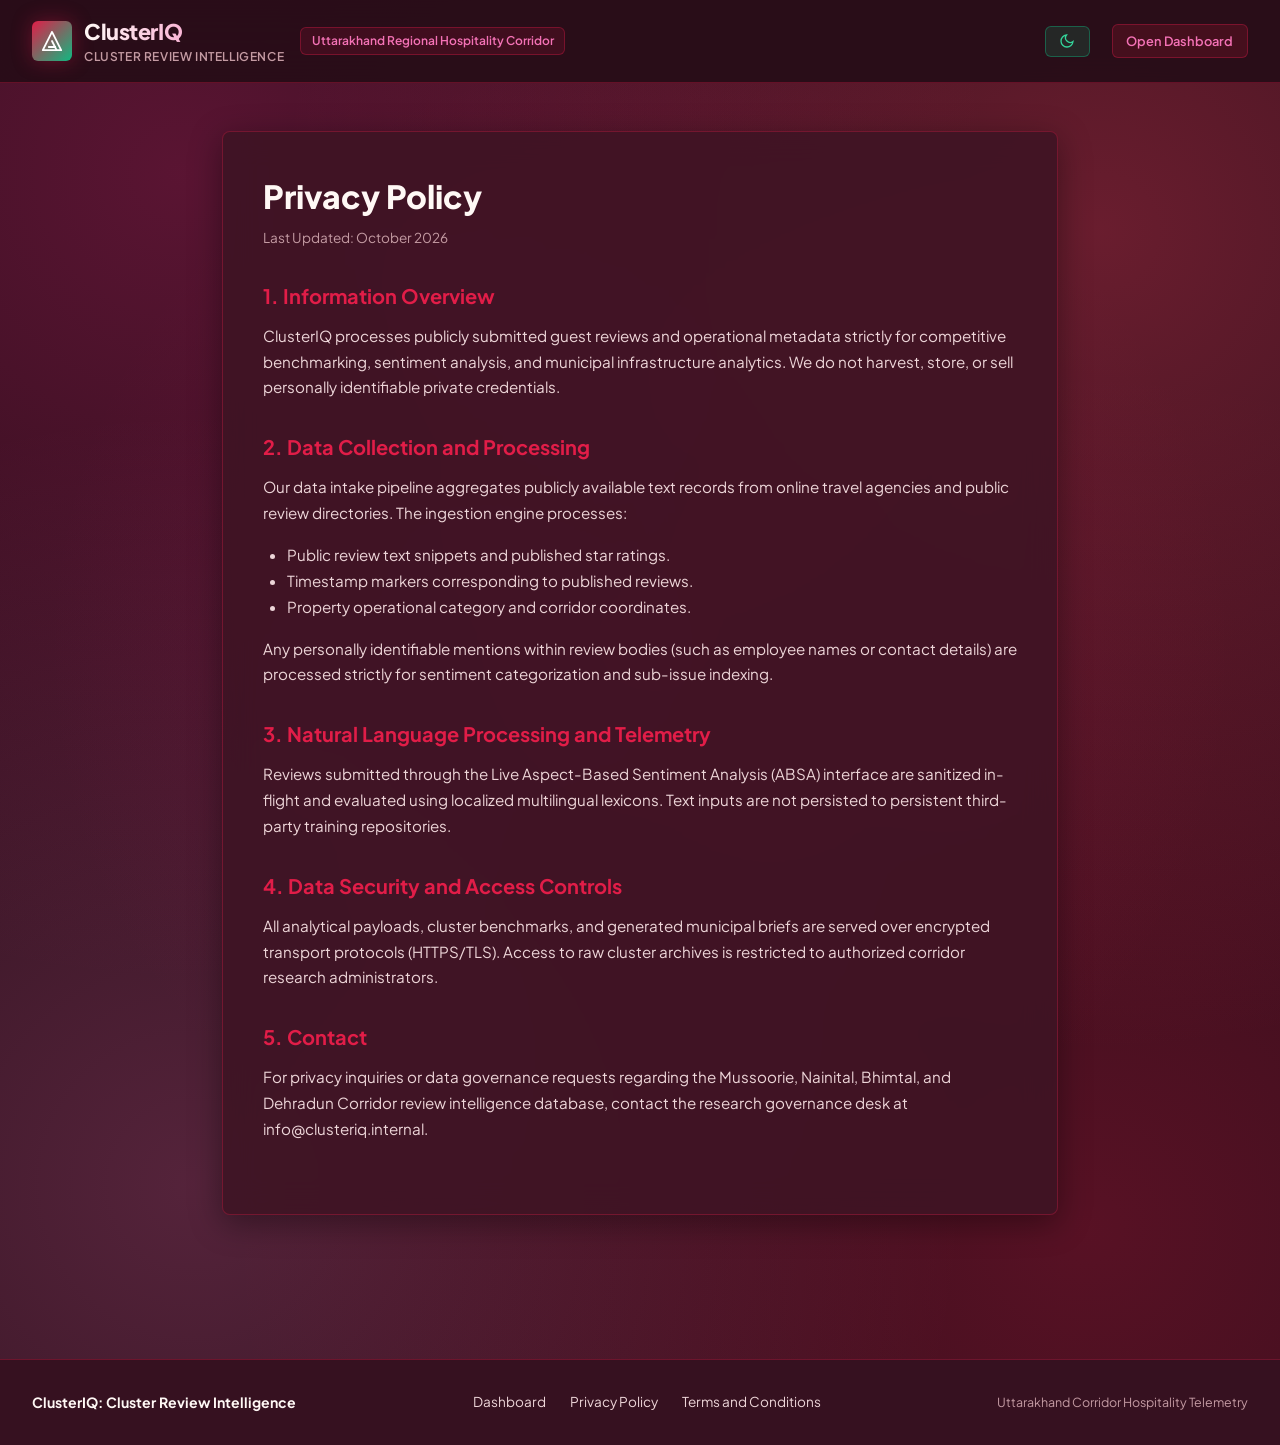
<file: frontend/privacy.html>
<!DOCTYPE html>
<html lang="en">
<head>
    <meta charset="UTF-8">
    <meta name="viewport" content="width=device-width, initial-scale=1.0">
    <title>Privacy Policy - ClusterIQ</title>
    <link rel="icon" type="image/svg+xml" href="favicon.svg">
    <link rel="preconnect" href="https://fonts.googleapis.com">
    <link rel="preconnect" href="https://fonts.gstatic.com" crossorigin>
    <link href="https://fonts.googleapis.com/css2?family=Plus+Jakarta+Sans:wght@400;500;600;700;800&display=swap" rel="stylesheet">
    <link rel="stylesheet" href="styles.css?v=20261011_purplish_pink_v6">
    <script>
        (function() {
            var savedTheme = localStorage.getItem('clusteriq-theme');
            if (savedTheme === 'light') {
                document.documentElement.setAttribute('data-theme', 'light');
            }
        })();
    </script>
</head>
<body>

    <!-- Header Navigation -->
    <header class="app-header">
        <div class="brand-section">
            <a href="index.html" class="brand-logo" style="text-decoration: none; color: inherit;">
                <div class="brand-icon">
                    <svg width="22" height="22" viewBox="0 0 24 24" fill="none" stroke="#ffffff" stroke-width="2" stroke-linecap="round" stroke-linejoin="round">
                        <polygon points="12 2 2 22 22 22"/>
                        <polyline points="12 12 17 22"/>
                        <line x1="8.5" y1="18.5" x2="15.5" y2="18.5"/>
                    </svg>
                </div>
                <div>
                    <div class="brand-title">ClusterIQ</div>
                    <div class="brand-subtitle">Cluster Review Intelligence</div>
                </div>
            </a>
            <div class="geo-badge">
                Uttarakhand Regional Hospitality Corridor
            </div>
        </div>
        <div class="header-actions">
            <button id="btn-theme-toggle" class="btn-demo-toggle" style="margin-right: 10px;" title="Toggle Dark/Light Mode">
                <svg id="icon-sun" width="16" height="16" viewBox="0 0 24 24" fill="none" stroke="currentColor" stroke-width="2" style="display: none;">
                    <circle cx="12" cy="12" r="5"></circle>
                    <line x1="12" y1="1" x2="12" y2="3"></line>
                    <line x1="12" y1="21" x2="12" y2="23"></line>
                    <line x1="4.22" y1="4.22" x2="5.64" y2="5.64"></line>
                    <line x1="18.36" y1="18.36" x2="19.78" y2="19.78"></line>
                    <line x1="1" y1="12" x2="3" y2="12"></line>
                    <line x1="21" y1="12" x2="23" y2="12"></line>
                    <line x1="4.22" y1="19.78" x2="5.64" y2="18.36"></line>
                    <line x1="18.36" y1="5.64" x2="19.78" y2="4.22"></line>
                </svg>
                <svg id="icon-moon" width="16" height="16" viewBox="0 0 24 24" fill="none" stroke="currentColor" stroke-width="2">
                    <path d="M21 12.79A9 9 0 1 1 11.21 3 7 7 0 0 0 21 12.79z"></path>
                </svg>
            </button>
            <a href="dashboard.html" class="btn-refresh-cluster" style="text-decoration: none;">
                Open Dashboard
            </a>
        </div>
    </header>

    <main class="container" style="max-width: 900px; padding-top: 3rem; padding-bottom: 5rem;">
        <div class="glass-panel" style="padding: 2.5rem;">
            <h1 style="font-size: 2rem; font-weight: 800; margin-bottom: 0.5rem; color: var(--text-primary);">Privacy Policy</h1>
            <p style="font-size: 0.85rem; color: var(--text-muted); margin-bottom: 2rem;">Last Updated: October 2026</p>

            <section style="margin-bottom: 2rem;">
                <h2 style="font-size: 1.25rem; font-weight: 700; color: var(--accent-joy); margin-bottom: 0.75rem;">1. Information Overview</h2>
                <p style="color: var(--text-secondary); font-size: 0.95rem; line-height: 1.7; margin-bottom: 1rem;">
                    ClusterIQ processes publicly submitted guest reviews and operational metadata strictly for competitive benchmarking, sentiment analysis, and municipal infrastructure analytics. We do not harvest, store, or sell personally identifiable private credentials.
                </p>
            </section>

            <section style="margin-bottom: 2rem;">
                <h2 style="font-size: 1.25rem; font-weight: 700; color: var(--accent-joy); margin-bottom: 0.75rem;">2. Data Collection and Processing</h2>
                <p style="color: var(--text-secondary); font-size: 0.95rem; line-height: 1.7; margin-bottom: 1rem;">
                    Our data intake pipeline aggregates publicly available text records from online travel agencies and public review directories. The ingestion engine processes:
                </p>
                <ul style="color: var(--text-secondary); font-size: 0.95rem; line-height: 1.7; margin-left: 1.5rem; margin-bottom: 1rem;">
                    <li>Public review text snippets and published star ratings.</li>
                    <li>Timestamp markers corresponding to published reviews.</li>
                    <li>Property operational category and corridor coordinates.</li>
                </ul>
                <p style="color: var(--text-secondary); font-size: 0.95rem; line-height: 1.7;">
                    Any personally identifiable mentions within review bodies (such as employee names or contact details) are processed strictly for sentiment categorization and sub-issue indexing.
                </p>
            </section>

            <section style="margin-bottom: 2rem;">
                <h2 style="font-size: 1.25rem; font-weight: 700; color: var(--accent-joy); margin-bottom: 0.75rem;">3. Natural Language Processing and Telemetry</h2>
                <p style="color: var(--text-secondary); font-size: 0.95rem; line-height: 1.7; margin-bottom: 1rem;">
                    Reviews submitted through the Live Aspect-Based Sentiment Analysis (ABSA) interface are sanitized in-flight and evaluated using localized multilingual lexicons. Text inputs are not persisted to persistent third-party training repositories.
                </p>
            </section>

            <section style="margin-bottom: 2rem;">
                <h2 style="font-size: 1.25rem; font-weight: 700; color: var(--accent-joy); margin-bottom: 0.75rem;">4. Data Security and Access Controls</h2>
                <p style="color: var(--text-secondary); font-size: 0.95rem; line-height: 1.7; margin-bottom: 1rem;">
                    All analytical payloads, cluster benchmarks, and generated municipal briefs are served over encrypted transport protocols (HTTPS/TLS). Access to raw cluster archives is restricted to authorized corridor research administrators.
                </p>
            </section>

            <section style="margin-bottom: 2rem;">
                <h2 style="font-size: 1.25rem; font-weight: 700; color: var(--accent-joy); margin-bottom: 0.75rem;">5. Contact</h2>
                <p style="color: var(--text-secondary); font-size: 0.95rem; line-height: 1.7;">
                    For privacy inquiries or data governance requests regarding the Mussoorie, Nainital, Bhimtal, and Dehradun Corridor review intelligence database, contact the research governance desk at info@clusteriq.internal.
                </p>
            </section>
        </div>
    </main>

    <footer class="app-footer">
        <div class="footer-inner">
            <div class="footer-brand">ClusterIQ: Cluster Review Intelligence</div>
            <div class="footer-links">
                <a href="index.html">Dashboard</a>
                <a href="privacy.html">Privacy Policy</a>
                <a href="terms.html">Terms and Conditions</a>
            </div>
            <div class="footer-copy">Uttarakhand Corridor Hospitality Telemetry</div>
        </div>
    </footer>

    <script>
        (function() {
            var btn = document.getElementById('btn-theme-toggle');
            var iconSun = document.getElementById('icon-sun');
            var iconMoon = document.getElementById('icon-moon');
            var isLight = document.documentElement.getAttribute('data-theme') === 'light';
            if (isLight && iconSun && iconMoon) {
                iconSun.style.display = 'block';
                iconMoon.style.display = 'none';
            }
            if (btn) {
                btn.addEventListener('click', function() {
                    var lightNow = document.documentElement.getAttribute('data-theme') === 'light';
                    if (lightNow) {
                        document.documentElement.removeAttribute('data-theme');
                        localStorage.setItem('clusteriq-theme', 'dark');
                        if (iconSun) iconSun.style.display = 'none';
                        if (iconMoon) iconMoon.style.display = 'block';
                    } else {
                        document.documentElement.setAttribute('data-theme', 'light');
                        localStorage.setItem('clusteriq-theme', 'light');
                        if (iconSun) iconSun.style.display = 'block';
                        if (iconMoon) iconMoon.style.display = 'none';
                    }
                });
            }
        })();
    </script>
</body>
</html>
</file>
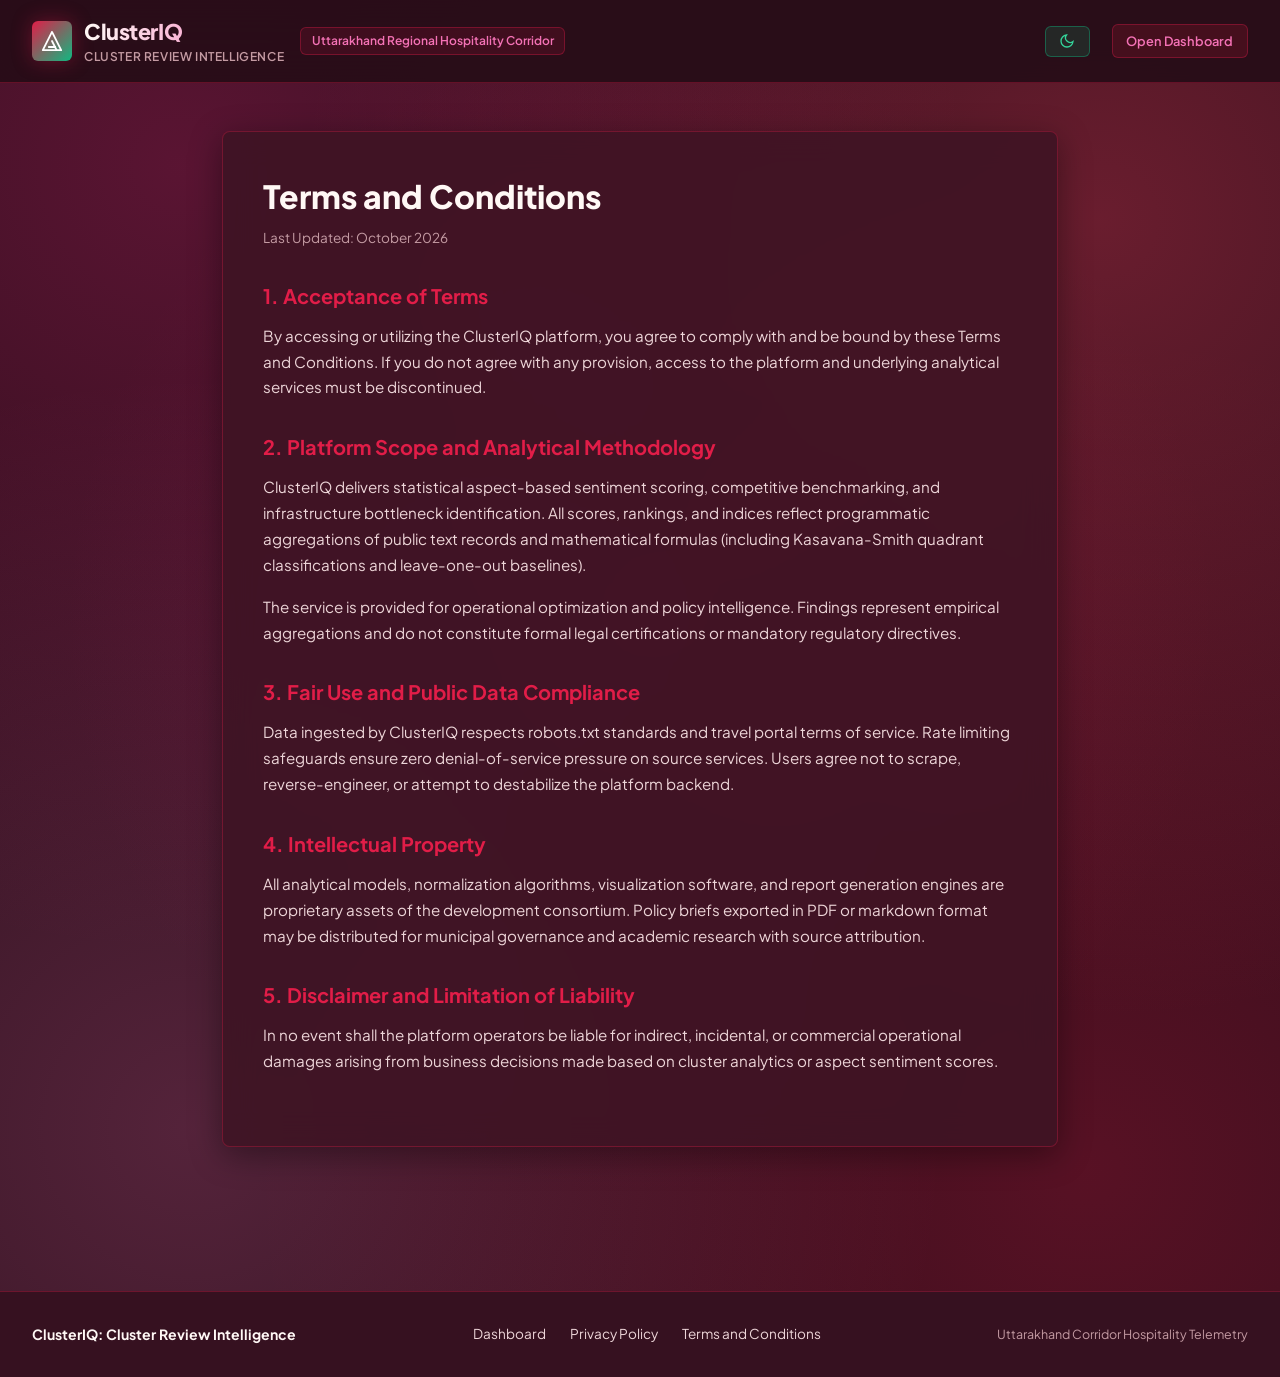
<file: frontend/terms.html>
<!DOCTYPE html>
<html lang="en">
<head>
    <meta charset="UTF-8">
    <meta name="viewport" content="width=device-width, initial-scale=1.0">
    <title>Terms and Conditions - ClusterIQ</title>
    <link rel="icon" type="image/svg+xml" href="favicon.svg">
    <link rel="preconnect" href="https://fonts.googleapis.com">
    <link rel="preconnect" href="https://fonts.gstatic.com" crossorigin>
    <link href="https://fonts.googleapis.com/css2?family=Plus+Jakarta+Sans:wght@400;500;600;700;800&display=swap" rel="stylesheet">
    <link rel="stylesheet" href="styles.css?v=20261011_purplish_pink_v6">
    <script>
        (function() {
            var savedTheme = localStorage.getItem('clusteriq-theme');
            if (savedTheme === 'light') {
                document.documentElement.setAttribute('data-theme', 'light');
            }
        })();
    </script>
</head>
<body>

    <!-- Header Navigation -->
    <header class="app-header">
        <div class="brand-section">
            <a href="index.html" class="brand-logo" style="text-decoration: none; color: inherit;">
                <div class="brand-icon">
                    <svg width="22" height="22" viewBox="0 0 24 24" fill="none" stroke="#ffffff" stroke-width="2" stroke-linecap="round" stroke-linejoin="round">
                        <polygon points="12 2 2 22 22 22"/>
                        <polyline points="12 12 17 22"/>
                        <line x1="8.5" y1="18.5" x2="15.5" y2="18.5"/>
                    </svg>
                </div>
                <div>
                    <div class="brand-title">ClusterIQ</div>
                    <div class="brand-subtitle">Cluster Review Intelligence</div>
                </div>
            </a>
            <div class="geo-badge">
                Uttarakhand Regional Hospitality Corridor
            </div>
        </div>
        <div class="header-actions">
            <button id="btn-theme-toggle" class="btn-demo-toggle" style="margin-right: 10px;" title="Toggle Dark/Light Mode">
                <svg id="icon-sun" width="16" height="16" viewBox="0 0 24 24" fill="none" stroke="currentColor" stroke-width="2" style="display: none;">
                    <circle cx="12" cy="12" r="5"></circle>
                    <line x1="12" y1="1" x2="12" y2="3"></line>
                    <line x1="12" y1="21" x2="12" y2="23"></line>
                    <line x1="4.22" y1="4.22" x2="5.64" y2="5.64"></line>
                    <line x1="18.36" y1="18.36" x2="19.78" y2="19.78"></line>
                    <line x1="1" y1="12" x2="3" y2="12"></line>
                    <line x1="21" y1="12" x2="23" y2="12"></line>
                    <line x1="4.22" y1="19.78" x2="5.64" y2="18.36"></line>
                    <line x1="18.36" y1="5.64" x2="19.78" y2="4.22"></line>
                </svg>
                <svg id="icon-moon" width="16" height="16" viewBox="0 0 24 24" fill="none" stroke="currentColor" stroke-width="2">
                    <path d="M21 12.79A9 9 0 1 1 11.21 3 7 7 0 0 0 21 12.79z"></path>
                </svg>
            </button>
            <a href="dashboard.html" class="btn-refresh-cluster" style="text-decoration: none;">
                Open Dashboard
            </a>
        </div>
    </header>

    <main class="container" style="max-width: 900px; padding-top: 3rem; padding-bottom: 5rem;">
        <div class="glass-panel" style="padding: 2.5rem;">
            <h1 style="font-size: 2rem; font-weight: 800; margin-bottom: 0.5rem; color: var(--text-primary);">Terms and Conditions</h1>
            <p style="font-size: 0.85rem; color: var(--text-muted); margin-bottom: 2rem;">Last Updated: October 2026</p>

            <section style="margin-bottom: 2rem;">
                <h2 style="font-size: 1.25rem; font-weight: 700; color: var(--accent-joy); margin-bottom: 0.75rem;">1. Acceptance of Terms</h2>
                <p style="color: var(--text-secondary); font-size: 0.95rem; line-height: 1.7; margin-bottom: 1rem;">
                    By accessing or utilizing the ClusterIQ platform, you agree to comply with and be bound by these Terms and Conditions. If you do not agree with any provision, access to the platform and underlying analytical services must be discontinued.
                </p>
            </section>

            <section style="margin-bottom: 2rem;">
                <h2 style="font-size: 1.25rem; font-weight: 700; color: var(--accent-joy); margin-bottom: 0.75rem;">2. Platform Scope and Analytical Methodology</h2>
                <p style="color: var(--text-secondary); font-size: 0.95rem; line-height: 1.7; margin-bottom: 1rem;">
                    ClusterIQ delivers statistical aspect-based sentiment scoring, competitive benchmarking, and infrastructure bottleneck identification. All scores, rankings, and indices reflect programmatic aggregations of public text records and mathematical formulas (including Kasavana-Smith quadrant classifications and leave-one-out baselines).
                </p>
                <p style="color: var(--text-secondary); font-size: 0.95rem; line-height: 1.7;">
                    The service is provided for operational optimization and policy intelligence. Findings represent empirical aggregations and do not constitute formal legal certifications or mandatory regulatory directives.
                </p>
            </section>

            <section style="margin-bottom: 2rem;">
                <h2 style="font-size: 1.25rem; font-weight: 700; color: var(--accent-joy); margin-bottom: 0.75rem;">3. Fair Use and Public Data Compliance</h2>
                <p style="color: var(--text-secondary); font-size: 0.95rem; line-height: 1.7; margin-bottom: 1rem;">
                    Data ingested by ClusterIQ respects robots.txt standards and travel portal terms of service. Rate limiting safeguards ensure zero denial-of-service pressure on source services. Users agree not to scrape, reverse-engineer, or attempt to destabilize the platform backend.
                </p>
            </section>

            <section style="margin-bottom: 2rem;">
                <h2 style="font-size: 1.25rem; font-weight: 700; color: var(--accent-joy); margin-bottom: 0.75rem;">4. Intellectual Property</h2>
                <p style="color: var(--text-secondary); font-size: 0.95rem; line-height: 1.7; margin-bottom: 1rem;">
                    All analytical models, normalization algorithms, visualization software, and report generation engines are proprietary assets of the development consortium. Policy briefs exported in PDF or markdown format may be distributed for municipal governance and academic research with source attribution.
                </p>
            </section>

            <section style="margin-bottom: 2rem;">
                <h2 style="font-size: 1.25rem; font-weight: 700; color: var(--accent-joy); margin-bottom: 0.75rem;">5. Disclaimer and Limitation of Liability</h2>
                <p style="color: var(--text-secondary); font-size: 0.95rem; line-height: 1.7;">
                    In no event shall the platform operators be liable for indirect, incidental, or commercial operational damages arising from business decisions made based on cluster analytics or aspect sentiment scores.
                </p>
            </section>
        </div>
    </main>

    <footer class="app-footer">
        <div class="footer-inner">
            <div class="footer-brand">ClusterIQ: Cluster Review Intelligence</div>
            <div class="footer-links">
                <a href="index.html">Dashboard</a>
                <a href="privacy.html">Privacy Policy</a>
                <a href="terms.html">Terms and Conditions</a>
            </div>
            <div class="footer-copy">Uttarakhand Corridor Hospitality Telemetry</div>
        </div>
    </footer>

    <script>
        (function() {
            var btn = document.getElementById('btn-theme-toggle');
            var iconSun = document.getElementById('icon-sun');
            var iconMoon = document.getElementById('icon-moon');
            var isLight = document.documentElement.getAttribute('data-theme') === 'light';
            if (isLight && iconSun && iconMoon) {
                iconSun.style.display = 'block';
                iconMoon.style.display = 'none';
            }
            if (btn) {
                btn.addEventListener('click', function() {
                    var lightNow = document.documentElement.getAttribute('data-theme') === 'light';
                    if (lightNow) {
                        document.documentElement.removeAttribute('data-theme');
                        localStorage.setItem('clusteriq-theme', 'dark');
                        if (iconSun) iconSun.style.display = 'none';
                        if (iconMoon) iconMoon.style.display = 'block';
                    } else {
                        document.documentElement.setAttribute('data-theme', 'light');
                        localStorage.setItem('clusteriq-theme', 'light');
                        if (iconSun) iconSun.style.display = 'block';
                        if (iconMoon) iconMoon.style.display = 'none';
                    }
                });
            }
        })();
    </script>
</body>
</html>
</file>
<file: frontend/styles.css>
/* ==========================================================================
   ClusterIQ - Cluster Review Intelligence (CRI)
   Warm Reddish Rose-Wine & Radiant Sunlit Yellow Design Architecture
   ========================================================================== */

:root {
  --bg-primary: #280d18;
  /* Warm rich velvet wine & deep rosewood (cozy, warm, zero navy or cold blue) */
  --bg-secondary: #361120;
  /* Spiced berry mahogany rose */
  --bg-card: rgba(62, 20, 36, 0.88);
  /* Rich warm wine-rose glass */
  --bg-card-hover: rgba(80, 26, 46, 0.94);
  --border-glass: rgba(225, 29, 72, 0.32);
  --border-focus: rgba(244, 114, 182, 0.75);

  --text-primary: #fff8f5;
  /* Luminous warm cream */
  --text-secondary: #edd5d8;
  /* Soft warm rose-cashmere */
  --text-muted: #c49ba3;
  /* Warm dusky rose */

  /* Uplifting Color Palette (Sunburst Golden Yellow & Radiant Rose-Coral Accents) */
  --accent-cyan: #db2777;
  /* Aliased to warm joyful amber yellow */
  --accent-cyan-glow: rgba(219, 39, 119, 0.35);
  --accent-joy: #e11d48;
  --accent-joy-light: #f472b6;
  --accent-joy-glow: rgba(225, 29, 72, 0.36);
  --accent-emerald: #10b981;
  --accent-emerald-glow: rgba(16, 185, 129, 0.28);
  --accent-amber: #db2777;
  --accent-amber-glow: rgba(219, 39, 119, 0.32);
  --accent-coral: #fb7185;
  --accent-coral-glow: rgba(251, 113, 133, 0.32);
  --accent-rose: #f43f5e;
  --accent-rose-glow: rgba(244, 63, 94, 0.32);
  --accent-slate: #c49ba3;

  --font-family: 'Plus Jakarta Sans', -apple-system, BlinkMacSystemFont, 'Segoe UI', Roboto, sans-serif;
  --radius-sm: 6px;
  --radius-md: 8px;
  --radius-lg: 12px;
  --radius-full: 6px;
  --transition: all 0.25s cubic-bezier(0.16, 1, 0.3, 1);
}

[data-theme="light"] {
  --bg-primary: #faf6ee;
  /* Peaceful warm sunlit linen cream - inviting and serene */
  --bg-secondary: #f4ecdc;
  /* Warm golden almond / soft apricot cashmere */
  --bg-card: rgba(255, 255, 255, 0.98);
  /* Clean luminous warm white card */
  --bg-card-hover: #ffffff;
  --border-glass: rgba(190, 24, 93, 0.22);
  --border-focus: rgba(225, 29, 72, 0.7);

  --text-primary: #1c1917;
  /* Deep warm espresso - 100% visible, sharp contrast */
  --text-secondary: #44403c;
  /* Deep warm stone */
  --text-muted: #78716c;
  /* Warm taupe */

  --accent-cyan: #be185d;
  --accent-cyan-glow: rgba(190, 24, 93, 0.18);
  --accent-joy: #be185d;
  --accent-joy-light: #9d174d;
  --accent-joy-glow: rgba(190, 24, 93, 0.22);
  --accent-emerald-glow: rgba(5, 150, 105, 0.2);
  --accent-amber-glow: rgba(190, 24, 93, 0.2);
  --accent-coral-glow: rgba(234, 88, 12, 0.2);
  --accent-rose-glow: rgba(225, 29, 72, 0.2);
}

* {
  box-sizing: border-box;
  margin: 0;
  padding: 0;
}

html {
  scroll-behavior: smooth;
  overflow-x: clip;
}

body {
  font-family: var(--font-family);
  background: var(--bg-primary);
  background-image:
    radial-gradient(circle at 14% 12%, rgba(219, 39, 119, 0.28) 0%, transparent 48%),
    radial-gradient(circle at 86% 16%, rgba(244, 63, 94, 0.32) 0%, transparent 50%),
    radial-gradient(circle at 50% 45%, rgba(190, 24, 93, 0.20) 0%, transparent 58%),
    radial-gradient(circle at 85% 85%, rgba(225, 29, 72, 0.26) 0%, transparent 52%),
    radial-gradient(circle at 15% 82%, rgba(244, 114, 182, 0.22) 0%, transparent 48%);
  color: var(--text-primary);
  line-height: 1.5;
  min-height: 100vh;
  overflow-x: clip;
}

[data-theme="light"] body {
  background-image:
    radial-gradient(circle at 10% 12%, rgba(251, 191, 36, 0.25) 0%, transparent 55%),
    radial-gradient(circle at 90% 88%, rgba(16, 185, 129, 0.16) 0%, transparent 55%),
    radial-gradient(circle at 50% 50%, rgba(249, 115, 22, 0.12) 0%, transparent 65%);
}

/* Glass Card Utility */
.glass-panel {
  background: var(--bg-card);
  backdrop-filter: blur(16px);
  -webkit-backdrop-filter: blur(16px);
  border: 1px solid var(--border-glass);
  border-radius: var(--radius-md);
  box-shadow: 0 8px 32px 0 rgba(0, 0, 0, 0.37);
  transition: var(--transition);
}

.glass-panel:hover {
  border-color: rgba(225, 29, 72, 0.35);
}

/* Header & Top Navigation */
header.app-header {
  position: sticky;
  top: 0;
  z-index: 50;
  background: rgba(40, 13, 24, 0.95);
  backdrop-filter: blur(20px);
  -webkit-backdrop-filter: blur(20px);
  border-bottom: 1px solid var(--border-glass);
  padding: 1rem 2rem;
  display: flex;
  align-items: center;
  justify-content: space-between;
}

.brand-section {
  display: flex;
  align-items: center;
  gap: 1rem;
}

.brand-logo {
  display: flex;
  align-items: center;
  gap: 0.75rem;
}

.brand-icon {
  width: 40px;
  height: 40px;
  background: linear-gradient(135deg, var(--accent-joy), var(--accent-emerald));
  border-radius: var(--radius-sm);
  display: flex;
  align-items: center;
  justify-content: center;
  font-size: 1.3rem;
  box-shadow: 0 0 20px var(--accent-joy-glow);
}

.brand-title {
  font-size: 1.35rem;
  font-weight: 800;
  letter-spacing: -0.02em;
  background: linear-gradient(90deg, var(--text-primary), var(--accent-joy-light));
  -webkit-background-clip: text;
  -webkit-text-fill-color: transparent;
}

.brand-subtitle {
  font-size: 0.75rem;
  color: var(--text-muted);
  text-transform: uppercase;
  letter-spacing: 0.05em;
  font-weight: 600;
}

.geo-badge {
  display: inline-flex;
  align-items: center;
  gap: 0.4rem;
  background: rgba(225, 29, 72, 0.12);
  border: 1px solid rgba(225, 29, 72, 0.35);
  color: #f472b6;
  padding: 0.25rem 0.65rem;
  border-radius: var(--radius-full);
  font-size: 0.75rem;
  font-weight: 600;
}

/* Mode Switcher Buttons */
.mode-switcher {
  display: flex;
  background: rgba(35, 29, 25, 0.85);
  border: 1px solid var(--border-glass);
  border-radius: var(--radius-full);
  padding: 0.3rem;
  gap: 0.25rem;
}

.mode-btn {
  background: transparent;
  border: none;
  color: var(--text-secondary);
  padding: 0.5rem 1.15rem;
  font-size: 0.85rem;
  font-weight: 600;
  border-radius: var(--radius-full);
  cursor: pointer;
  display: flex;
  align-items: center;
  gap: 0.5rem;
  transition: var(--transition);
}

.mode-btn:hover {
  color: var(--text-primary);
}

.mode-btn.active {
  background: linear-gradient(135deg, #e11d48, #be185d);
  color: #fff;
  box-shadow: 0 4px 15px rgba(225, 29, 72, 0.35);
}

.mode-btn.active.b2g-active {
  background: linear-gradient(135deg, #db2777, #9d174d);
  color: #fff;
  box-shadow: 0 4px 15px var(--accent-amber-glow);
}

.mode-btn.active.play-active {
  background: linear-gradient(135deg, #10b981, #059669);
  color: #fff;
  box-shadow: 0 4px 15px var(--accent-emerald-glow);
}

/* Main Container */
main.container {
  max-width: 1440px;
  margin: 0 auto;
  padding: 2rem;
}

/* Property Selector Toolbar */
.property-toolbar {
  display: flex;
  align-items: center;
  justify-content: space-between;
  gap: 1.5rem;
  margin-bottom: 2rem;
  padding: 1rem 1.5rem;
  border-radius: var(--radius-md);
  border: 1px solid var(--border-glass);
  background: var(--bg-card);
}

.property-active-status {
  display: flex;
  align-items: center;
  gap: 0.6rem;
  flex-wrap: wrap;
}

.active-status-label {
  font-size: 0.75rem;
  font-weight: 800;
  text-transform: uppercase;
  letter-spacing: 0.06em;
  color: var(--accent-joy-light);
}

.active-hotel-name {
  font-size: 0.95rem;
  font-weight: 800;
  color: var(--text-primary);
}

.property-selector-group,
.competitor-selector-group {
  display: flex;
  align-items: center;
  gap: 0.75rem;
}

.select-label {
  font-size: 0.82rem;
  color: var(--text-secondary);
  font-weight: 600;
  text-transform: uppercase;
  letter-spacing: 0.05em;
  white-space: nowrap;
}

select.hotel-select {
  background: var(--bg-secondary);
  color: var(--text-primary);
  border: 1px solid var(--border-glass);
  padding: 0.55rem 1rem;
  border-radius: var(--radius-sm);
  font-size: 0.9rem;
  font-weight: 600;
  outline: none;
  cursor: pointer;
  transition: var(--transition);
  min-width: 260px;
}

select.hotel-select:focus {
  border-color: var(--accent-joy);
  box-shadow: 0 0 12px var(--accent-joy-glow);
}

select.hotel-select.competitor-select {
  border-color: rgba(225, 29, 72, 0.4);
}

select.hotel-select.competitor-select:focus {
  border-color: #db2777;
  box-shadow: 0 0 12px rgba(225, 29, 72, 0.35);
}

.property-meta-tags {
  display: flex;
  align-items: center;
  gap: 0.75rem;
  flex-wrap: wrap;
}

.tag-badge {
  background: rgba(225, 29, 72, 0.12);
  border: 1px solid rgba(225, 29, 72, 0.28);
  padding: 0.38rem 0.85rem;
  border-radius: var(--radius-sm);
  font-size: 0.82rem;
  color: #dfd3c5;
  display: inline-flex;
  align-items: center;
  gap: 0.45rem;
}

.badge-tag-label {
  color: #f472b6;
  font-weight: 700;
  font-size: 0.75rem;
  text-transform: uppercase;
  letter-spacing: 0.04em;
}

.tag-badge strong {
  color: #fffcf8;
  font-weight: 700;
}

/* KPI Metric Cards Grid */
.kpi-grid {
  display: grid;
  grid-template-columns: repeat(auto-fit, minmax(220px, 1fr));
  gap: 1.25rem;
  margin-bottom: 2rem;
}

.kpi-card {
  padding: 1.5rem;
  position: relative;
  overflow: hidden;
}

.kpi-card::before {
  content: '';
  position: absolute;
  top: 0;
  left: 0;
  width: 4px;
  height: 100%;
}

.kpi-card.score::before {
  background: var(--accent-joy);
}

.kpi-card.rank::before {
  background: var(--accent-emerald);
}

.kpi-card.lead::before {
  background: var(--accent-coral);
}

.kpi-card.lag::before {
  background: var(--accent-rose);
}

.kpi-card.reviews::before {
  background: var(--accent-joy-light);
}

.kpi-title {
  font-size: 0.78rem;
  font-weight: 600;
  text-transform: uppercase;
  color: var(--text-muted);
  letter-spacing: 0.05em;
  margin-bottom: 0.5rem;
}

.kpi-value {
  font-size: 2rem;
  font-weight: 800;
  letter-spacing: -0.02em;
  color: var(--text-primary);
  display: flex;
  align-items: baseline;
  gap: 0.4rem;
}

.kpi-subtext {
  font-size: 0.8rem;
  color: var(--text-secondary);
  margin-top: 0.35rem;
}

/* Analytics Row (Radar & Leaderboard) */
.analytics-row {
  display: grid;
  grid-template-columns: 1fr 1.25fr;
  gap: 1.5rem;
  margin-bottom: 2rem;
}

.card-header {
  padding: 1.25rem 1.5rem;
  border-bottom: 1px solid var(--border-glass);
  display: flex;
  align-items: center;
  justify-content: space-between;
}

.card-title {
  font-size: 1.05rem;
  font-weight: 700;
  display: flex;
  align-items: center;
  gap: 0.6rem;
}

.card-body {
  padding: 1.5rem;
}

/* Custom SVG Radar Chart */
.radar-container {
  display: flex;
  justify-content: center;
  align-items: center;
  min-height: 320px;
  position: relative;
}

.radar-legend {
  display: flex;
  justify-content: center;
  gap: 1.5rem;
  margin-top: 1rem;
  font-size: 0.8rem;
  font-weight: 600;
}

.legend-item {
  display: flex;
  align-items: center;
  gap: 0.4rem;
}

.legend-dot {
  width: 10px;
  height: 10px;
  border-radius: var(--radius-full);
}

.legend-dot.property {
  background: #db2777;
  box-shadow: 0 0 8px rgba(219, 39, 119, 0.7);
}

.legend-dot.cluster {
  background: #10b981;
  box-shadow: 0 0 8px rgba(16, 185, 129, 0.7);
}

/* Aspect Leaderboard Table */
.aspect-table {
  width: 100%;
  border-collapse: collapse;
}

.aspect-table th {
  text-align: left;
  font-size: 0.75rem;
  text-transform: uppercase;
  color: var(--text-muted);
  font-weight: 700;
  letter-spacing: 0.05em;
  padding: 0.75rem 1rem;
  border-bottom: 1px solid var(--border-glass);
}

.aspect-table td {
  padding: 1rem;
  font-size: 0.88rem;
  border-bottom: 1px solid rgba(255, 255, 255, 0.04);
}

.aspect-table tr:hover td {
  background: rgba(255, 255, 255, 0.02);
}

.aspect-name {
  font-weight: 700;
  color: var(--text-primary);
  display: flex;
  align-items: center;
  gap: 0.5rem;
}

.badge-classification {
  display: inline-block;
  padding: 0.25rem 0.65rem;
  border-radius: var(--radius-full);
  font-size: 0.72rem;
  font-weight: 700;
  letter-spacing: 0.02em;
  text-transform: uppercase;
}

.badge-classification.emerald {
  background: rgba(16, 185, 129, 0.15);
  color: #34d399;
  border: 1px solid rgba(16, 185, 129, 0.3);
}

.badge-classification.green {
  background: rgba(34, 197, 94, 0.15);
  color: #4ade80;
  border: 1px solid rgba(34, 197, 94, 0.3);
}

.badge-classification.amber {
  background: rgba(225, 29, 72, 0.15);
  color: #f472b6;
  border: 1px solid rgba(225, 29, 72, 0.3);
}

.badge-classification.rose {
  background: rgba(244, 63, 94, 0.15);
  color: #fb7185;
  border: 1px solid rgba(244, 63, 94, 0.3);
}

.badge-classification.cyan {
  background: rgba(225, 29, 72, 0.15);
  color: #f472b6;
  border: 1px solid rgba(225, 29, 72, 0.3);
}

.badge-classification.blue {
  background: rgba(249, 115, 22, 0.15);
  color: #fb923c;
  border: 1px solid rgba(249, 115, 22, 0.3);
}

.delta-badge {
  font-weight: 800;
  font-size: 0.85rem;
}

.delta-badge.pos {
  color: #34d399;
}

.delta-badge.neg {
  color: #fb7185;
}

.btn-view-evidence {
  background: rgba(225, 29, 72, 0.12);
  color: var(--accent-joy);
  border: 1px solid rgba(225, 29, 72, 0.35);
  padding: 0.35rem 0.75rem;
  border-radius: var(--radius-sm);
  font-size: 0.78rem;
  font-weight: 600;
  cursor: pointer;
  transition: var(--transition);
}

.btn-view-evidence:hover {
  background: var(--accent-joy);
  color: #1c1917;
  box-shadow: 0 0 12px var(--accent-amber-glow);
}

/* 4-Quadrant Opportunity Matrix */
.matrix-grid {
  display: grid;
  grid-template-columns: 1fr 1fr;
  gap: 1.25rem;
  margin-top: 1rem;
}

.matrix-quadrant {
  padding: 1.25rem;
  border-radius: var(--radius-md);
  border: 1px solid var(--border-glass);
  min-height: 180px;
}

.matrix-quadrant.advantage {
  background: linear-gradient(145deg, rgba(16, 185, 129, 0.08), rgba(6, 78, 59, 0.2));
  border-color: rgba(16, 185, 129, 0.25);
}

.matrix-quadrant.weakness {
  background: linear-gradient(145deg, rgba(244, 63, 94, 0.08), rgba(136, 19, 55, 0.2));
  border-color: rgba(244, 63, 94, 0.25);
}

.matrix-quadrant.market-problem {
  background: linear-gradient(145deg, rgba(225, 29, 72, 0.08), rgba(120, 53, 15, 0.2));
  border-color: rgba(225, 29, 72, 0.25);
}

.matrix-quadrant.opportunity {
  background: linear-gradient(145deg, rgba(251, 191, 36, 0.09), rgba(180, 83, 9, 0.2));
  border-color: rgba(225, 29, 72, 0.3);
}

.quadrant-header {
  display: flex;
  align-items: center;
  justify-content: space-between;
  margin-bottom: 0.75rem;
}

.quadrant-title {
  font-size: 0.85rem;
  font-weight: 800;
  text-transform: uppercase;
  letter-spacing: 0.04em;
}

.quadrant-items {
  display: flex;
  flex-direction: column;
  gap: 0.6rem;
}

.aspect-bubble {
  background: rgba(42, 34, 28, 0.7);
  border: 1px solid var(--border-glass);
  padding: 0.6rem 0.85rem;
  border-radius: var(--radius-sm);
  display: flex;
  justify-content: space-between;
  align-items: center;
  font-size: 0.82rem;
  cursor: pointer;
  transition: var(--transition);
}

.aspect-bubble:hover {
  background: rgba(56, 44, 36, 0.95);
  border-color: var(--accent-joy);
  transform: translateX(4px);
}

/* Changepoint Timeline */
.timeline-card {
  margin-bottom: 2rem;
}

.timeline-chart-svg {
  width: 100%;
  height: 220px;
  overflow: visible;
}

/* Slide-over Evidence Drawer */
.evidence-drawer-backdrop {
  position: fixed;
  inset: 0;
  background: rgba(0, 0, 0, 0.7);
  backdrop-filter: blur(8px);
  z-index: 100;
  opacity: 0;
  pointer-events: none;
  transition: opacity 0.3s ease;
}

.evidence-drawer-backdrop.open {
  opacity: 1;
  pointer-events: auto;
}

.evidence-drawer {
  position: fixed;
  top: 0;
  right: -550px;
  width: 520px;
  max-width: 90vw;
  height: 100vh;
  background: var(--bg-secondary);
  border-left: 1px solid var(--border-glass);
  box-shadow: -10px 0 40px rgba(0, 0, 0, 0.5);
  z-index: 101;
  display: flex;
  flex-direction: column;
  transition: right 0.35s cubic-bezier(0.16, 1, 0.3, 1);
}

.evidence-drawer.open {
  right: 0;
}

.drawer-header {
  padding: 1.5rem;
  border-bottom: 1px solid var(--border-glass);
  display: flex;
  align-items: center;
  justify-content: space-between;
}

.drawer-title {
  font-size: 1.15rem;
  font-weight: 700;
  color: var(--text-primary);
}

.btn-close-drawer {
  background: transparent;
  border: none;
  color: var(--text-muted);
  font-size: 1.5rem;
  cursor: pointer;
  transition: var(--transition);
}

.btn-close-drawer:hover {
  color: var(--accent-joy);
}

.drawer-content {
  flex: 1;
  overflow-y: auto;
  padding: 1.5rem;
  display: flex;
  flex-direction: column;
  gap: 1rem;
}

.evidence-card {
  background: var(--bg-card);
  border: 1px solid var(--border-glass);
  border-radius: var(--radius-sm);
  padding: 1rem;
}

.evidence-meta {
  display: flex;
  justify-content: space-between;
  align-items: center;
  margin-bottom: 0.5rem;
  font-size: 0.75rem;
  color: var(--text-muted);
}

.evidence-quote {
  font-size: 0.85rem;
  color: var(--text-primary);
  font-style: italic;
  margin-bottom: 0.5rem;
  padding-left: 0.75rem;
  border-left: 3px solid var(--accent-joy);
}

.evidence-quote.neg {
  border-left-color: var(--accent-rose);
}

/* B2G Tourism Board Section */
.b2g-view {
  display: none;
}

.b2g-view.active {
  display: block;
}

.hotel-view {
  display: none;
}

.hotel-view.active {
  display: block;
}

.live-view {
  display: none;
}

.live-view.active {
  display: block;
}

.b2g-hero-banner {
  background: linear-gradient(135deg, rgba(225, 29, 72, 0.15), var(--bg-card));
  border: 1px solid rgba(225, 29, 72, 0.25);
  padding: 2rem;
  border-radius: var(--radius-md);
  margin-bottom: 2rem;
  display: flex;
  align-items: center;
  justify-content: space-between;
}

.btn-export-brief {
  background: linear-gradient(135deg, #e11d48, #be185d);
  color: #fff;
  border: none;
  padding: 0.75rem 1.5rem;
  border-radius: var(--radius-sm);
  font-weight: 700;
  font-size: 0.9rem;
  cursor: pointer;
  display: inline-flex;
  align-items: center;
  gap: 0.5rem;
  box-shadow: 0 4px 16px var(--accent-amber-glow);
  transition: var(--transition);
}

.btn-export-brief:hover {
  transform: translateY(-2px);
  box-shadow: 0 6px 20px var(--accent-amber-glow);
}

/* Infrastructure Bottlenecks List */
.bottlenecks-list {
  display: flex;
  flex-direction: column;
  gap: 1.25rem;
}

.bottleneck-card {
  padding: 1.5rem;
  border-radius: var(--radius-md);
  border: 1px solid var(--border-glass);
}

.bottleneck-card.critical {
  border-left: 4px solid var(--accent-rose);
}

.bottleneck-card.high {
  border-left: 4px solid var(--accent-amber);
}

.bottleneck-card.medium {
  border-left: 4px solid var(--accent-joy);
}

.severity-pill {
  font-size: 0.7rem;
  font-weight: 800;
  text-transform: uppercase;
  padding: 0.2rem 0.5rem;
  border-radius: var(--radius-full);
}

.severity-pill.critical {
  background: rgba(244, 63, 94, 0.2);
  color: #fb7185;
}

.severity-pill.high {
  background: rgba(245, 158, 11, 0.2);
  color: #f472b6;
}

.severity-pill.medium {
  background: rgba(245, 158, 11, 0.2);
  color: #f472b6;
}

/* Live Tester Playground */
.tester-box {
  background: var(--bg-card);
  border: 1px solid var(--border-glass);
  border-radius: var(--radius-md);
  padding: 2rem;
  margin-bottom: 2rem;
}

.tester-textarea {
  width: 100%;
  min-height: 120px;
  background: var(--bg-secondary);
  border: 1px solid var(--border-glass);
  border-radius: var(--radius-sm);
  padding: 1rem;
  color: #fff;
  font-family: inherit;
  font-size: 0.95rem;
  resize: vertical;
  margin-bottom: 1rem;
}

.tester-textarea:focus {
  border-color: var(--accent-emerald);
  box-shadow: 0 0 15px var(--accent-emerald-glow);
}

.preset-pills {
  display: flex;
  gap: 0.5rem;
  flex-wrap: wrap;
  margin-bottom: 1.25rem;
}

.preset-pill {
  background: rgba(255, 255, 255, 0.05);
  border: 1px solid var(--border-glass);
  color: var(--text-secondary);
  padding: 0.35rem 0.75rem;
  border-radius: var(--radius-full);
  font-size: 0.78rem;
  cursor: pointer;
  transition: var(--transition);
}

.preset-pill:hover {
  background: rgba(16, 185, 129, 0.15);
  color: #fff;
  border-color: var(--accent-emerald);
}

.btn-analyze-live {
  background: linear-gradient(135deg, var(--accent-emerald), #059669);
  color: #fff;
  border: none;
  padding: 0.8rem 1.8rem;
  border-radius: var(--radius-sm);
  font-weight: 700;
  font-size: 0.95rem;
  cursor: pointer;
  display: inline-flex;
  align-items: center;
  gap: 0.5rem;
  box-shadow: 0 4px 15px var(--accent-emerald-glow);
  transition: var(--transition);
}

.btn-analyze-live:hover {
  transform: translateY(-2px);
}

/* Modal for Policy Brief */
.modal-backdrop {
  position: fixed;
  inset: 0;
  background: rgba(0, 0, 0, 0.8);
  backdrop-filter: blur(10px);
  z-index: 200;
  display: none;
  align-items: center;
  justify-content: center;
  padding: 2rem;
}

.modal-backdrop.open {
  display: flex;
}

.modal-dialog {
  background: var(--bg-secondary);
  border: 1px solid var(--border-glass);
  border-radius: var(--radius-md);
  width: 800px;
  max-width: 95vw;
  max-height: 85vh;
  display: flex;
  flex-direction: column;
  box-shadow: 0 25px 50px -12px rgba(0, 0, 0, 0.7);
}

.modal-header {
  padding: 1.5rem;
  border-bottom: 1px solid var(--border-glass);
  display: flex;
  align-items: center;
  justify-content: space-between;
}

.modal-body {
  padding: 2rem;
  overflow-y: auto;
  font-size: 0.9rem;
  line-height: 1.7;
  color: var(--text-secondary);
}

.modal-body h1,
.modal-body h2,
.modal-body h3,
.modal-body h4 {
  color: var(--text-primary);
  margin: 1.5rem 0 0.5rem 0;
}

/* Responsive adjustments */
@media (max-width: 1024px) {
  .analytics-row {
    grid-template-columns: 1fr;
  }

  .matrix-grid {
    grid-template-columns: 1fr;
  }
}

/* ==========================================================================
   HACKATHON-PROOF WINNING EXTENSIONS (Zero Demo Failures & Feature Matrix)
   ========================================================================== */

/* 1. Graceful Branded Alert Banner */
.branded-alert-banner {
  background: linear-gradient(90deg, rgba(225, 29, 72, 0.18) 0%, rgba(225, 29, 72, 0.15) 100%);
  border: 1px solid rgba(225, 29, 72, 0.4);
  border-radius: var(--radius-sm);
  padding: 0.85rem 1.5rem;
  margin: 1rem 2rem 0.5rem 2rem;
  display: flex;
  align-items: center;
  justify-content: space-between;
  animation: slideDown 0.3s ease-out;
  backdrop-filter: blur(12px);
  box-shadow: 0 4px 20px rgba(225, 29, 72, 0.15);
}

.branded-alert-banner.hidden {
  display: none;
}

.alert-content {
  display: flex;
  align-items: center;
  gap: 0.85rem;
  font-size: 0.92rem;
  color: #fef08a;
  font-weight: 500;
}

.alert-icon {
  font-size: 1.25rem;
  animation: pulseIcon 2s infinite;
}

.alert-close-btn {
  background: transparent;
  border: none;
  color: #fef08a;
  font-size: 1.35rem;
  cursor: pointer;
  padding: 0 0.5rem;
  line-height: 1;
  transition: opacity 0.2s;
}

.alert-close-btn:hover {
  opacity: 0.7;
}

@keyframes slideDown {
  from {
    opacity: 0;
    transform: translateY(-10px);
  }

  to {
    opacity: 1;
    transform: translateY(0);
  }
}

@keyframes pulseIcon {

  0%,
  100% {
    transform: scale(1);
  }

  50% {
    transform: scale(1.15);
  }
}

/* 2. Top Header Controls: Warm Cache & Refresh Button */
.header-actions {
  display: flex;
  align-items: center;
  gap: 0.75rem;
}

.cache-toggle-wrapper {
  display: flex;
  align-items: center;
  gap: 0.5rem;
  background: rgba(24, 25, 30, 0.7);
  padding: 0.3rem 0.5rem;
  border-radius: var(--radius-sm);
  border: 1px solid var(--border-glass);
}

.btn-demo-toggle {
  background: rgba(16, 185, 129, 0.15);
  color: #34d399;
  border: 1px solid rgba(16, 185, 129, 0.4);
  padding: 0.4rem 0.85rem;
  border-radius: var(--radius-sm);
  font-size: 0.8rem;
  font-weight: 700;
  cursor: pointer;
  display: flex;
  align-items: center;
  gap: 0.4rem;
  transition: var(--transition);
}

.btn-demo-toggle.live-mode {
  background: rgba(225, 29, 72, 0.15);
  color: #f472b6;
  border-color: rgba(225, 29, 72, 0.4);
}

.btn-refresh-cluster {
  background: rgba(225, 29, 72, 0.15);
  color: #f472b6;
  border: 1px solid rgba(225, 29, 72, 0.35);
  padding: 0.4rem 0.85rem;
  border-radius: var(--radius-sm);
  font-size: 0.8rem;
  font-weight: 600;
  cursor: pointer;
  display: flex;
  align-items: center;
  gap: 0.35rem;
  transition: var(--transition);
}

.btn-refresh-cluster:hover {
  background: rgba(225, 29, 72, 0.28);
  transform: translateY(-1px);
}

.btn-refresh-cluster.scanning {
  opacity: 0.7;
  pointer-events: none;
}

/* 3. Massive "Human vs. AI" Efficiency Metric Panel */
.efficiency-hero-panel {
  background: linear-gradient(135deg, var(--bg-card) 0%, var(--bg-secondary) 100%);
  border: 1px solid rgba(225, 29, 72, 0.3);
  border-radius: var(--radius-md);
  padding: 1.5rem 2rem;
  margin-bottom: 2rem;
  box-shadow: 0 10px 40px -10px rgba(225, 29, 72, 0.18);
  position: relative;
  overflow: hidden;
}

.efficiency-hero-panel::before {
  content: '';
  position: absolute;
  top: -50%;
  right: -20%;
  width: 300px;
  height: 300px;
  background: radial-gradient(circle, rgba(16, 185, 129, 0.12) 0%, transparent 70%);
  pointer-events: none;
}

.efficiency-header {
  margin-bottom: 1.25rem;
}

.efficiency-badge {
  display: inline-block;
  font-size: 0.7rem;
  font-weight: 800;
  letter-spacing: 0.08em;
  color: #f472b6;
  background: rgba(225, 29, 72, 0.14);
  border: 1px solid rgba(225, 29, 72, 0.35);
  padding: 0.25rem 0.65rem;
  border-radius: var(--radius-full);
  margin-bottom: 0.5rem;
}

.efficiency-headline {
  font-size: 2.1rem;
  font-weight: 800;
  letter-spacing: -0.02em;
  color: var(--text-primary);
  display: flex;
  align-items: center;
  gap: 0.75rem;
  flex-wrap: wrap;
}

.glow-text {
  background: linear-gradient(135deg, #10b981 0%, #f472b6 100%);
  -webkit-background-clip: text;
  -webkit-text-fill-color: transparent;
  text-shadow: 0 0 30px rgba(251, 191, 36, 0.35);
}

.efficiency-formula {
  font-size: 0.88rem;
  color: var(--text-muted);
  margin-top: 0.4rem;
}

.efficiency-formula code {
  background: rgba(0, 0, 0, 0.35);
  padding: 0.2rem 0.5rem;
  border-radius: 4px;
  color: var(--text-primary);
  font-family: monospace;
}

.efficiency-stats-grid {
  display: grid;
  grid-template-columns: repeat(4, 1fr);
  gap: 1rem;
}

@media (max-width: 900px) {
  .efficiency-stats-grid {
    grid-template-columns: repeat(2, 1fr);
  }
}

.eff-stat-card {
  background: var(--bg-card);
  border: 1px solid var(--border-glass);
  border-radius: var(--radius-sm);
  padding: 1rem;
  display: flex;
  flex-direction: column;
  transition: var(--transition);
}

.eff-stat-card:hover {
  border-color: rgba(225, 29, 72, 0.35);
  transform: translateY(-2px);
}

.eff-stat-num {
  font-size: 1.45rem;
  font-weight: 800;
  color: var(--text-primary);
  line-height: 1.2;
}

.eff-stat-num.highlight-cyan {
  color: #f472b6;
}

.eff-stat-num.highlight-emerald {
  color: #34d399;
}

.eff-stat-label {
  font-size: 0.8rem;
  font-weight: 600;
  color: var(--text-secondary);
  margin-top: 0.25rem;
}

.eff-stat-sub {
  font-size: 0.72rem;
  color: var(--text-muted);
  margin-top: 0.2rem;
}

/* 4. Hinglish Side-by-Side Review Component */
.side-by-side-card {
  display: grid;
  grid-template-columns: 1.2fr 1fr;
  gap: 1.25rem;
  background: var(--bg-card);
  border: 1px solid var(--border-glass);
  border-radius: var(--radius-sm);
  padding: 1.25rem;
  margin-bottom: 1rem;
  transition: var(--transition);
}

.side-by-side-card:hover {
  border-color: rgba(225, 29, 72, 0.35);
}

.raw-review-col {
  border-right: 1px solid var(--border-glass);
  padding-right: 1.25rem;
  display: flex;
  flex-direction: column;
  justify-content: space-between;
}

.review-badge-lang {
  font-size: 0.7rem;
  font-weight: 700;
  color: #f472b6;
  background: rgba(225, 29, 72, 0.12);
  padding: 0.2rem 0.5rem;
  border-radius: 4px;
  display: inline-block;
  margin-bottom: 0.5rem;
}

.raw-review-text {
  font-size: 0.92rem;
  color: var(--text-primary);
  line-height: 1.5;
  font-style: italic;
  margin-bottom: 0.75rem;
}

.translation-box {
  background: rgba(0, 0, 0, 0.25);
  border-left: 3px solid #db2777;
  padding: 0.5rem 0.75rem;
  border-radius: 0 6px 6px 0;
  font-size: 0.8rem;
  color: var(--text-secondary);
  line-height: 1.4;
}

.classification-col {
  display: flex;
  flex-direction: column;
  justify-content: center;
  gap: 0.65rem;
}

.classification-pills-row {
  display: flex;
  flex-wrap: wrap;
  gap: 0.4rem;
}

.pill-badge {
  font-size: 0.75rem;
  font-weight: 700;
  padding: 0.25rem 0.65rem;
  border-radius: 6px;
  display: inline-flex;
  align-items: center;
  gap: 0.35rem;
}

.pill-badge.aspect {
  background: rgba(225, 29, 72, 0.15);
  color: #f472b6;
  border: 1px solid rgba(225, 29, 72, 0.3);
}

.pill-badge.negative {
  background: rgba(244, 63, 94, 0.15);
  color: #fb7185;
  border: 1px solid rgba(244, 63, 94, 0.3);
}

.pill-badge.positive {
  background: rgba(16, 185, 129, 0.15);
  color: #34d399;
  border: 1px solid rgba(16, 185, 129, 0.3);
}

.pill-badge.sub-issue {
  background: rgba(225, 29, 72, 0.15);
  color: #f472b6;
  border: 1px solid rgba(225, 29, 72, 0.3);
}

.pill-badge.tag {
  background: rgba(245, 158, 11, 0.1);
  color: var(--text-secondary);
  border: 1px solid var(--border-glass);
  font-family: monospace;
}

.pill-badge.confidence {
  background: rgba(255, 255, 255, 0.08);
  color: var(--text-secondary);
}

/* 5. One-Click Instant PDF Export Button */
.btn-export-pdf {
  background: linear-gradient(135deg, #db2777 0%, #10b981 100%);
  color: #ffffff;
  font-size: 0.88rem;
  font-weight: 700;
  padding: 0.75rem 1.4rem;
  border-radius: var(--radius-sm);
  text-decoration: none;
  display: inline-flex;
  align-items: center;
  gap: 0.5rem;
  box-shadow: 0 4px 15px rgba(14, 165, 233, 0.35);
  transition: var(--transition);
  border: none;
  cursor: pointer;
}

.btn-export-pdf:hover {
  transform: translateY(-2px);
  box-shadow: 0 6px 20px rgba(16, 185, 129, 0.45);
}

/* 6. Strict Input Sanitization & Character Counter */
.textarea-footer {
  display: flex;
  justify-content: space-between;
  align-items: center;
  margin-top: 0.4rem;
  margin-bottom: 1rem;
}

.char-counter {
  font-size: 0.78rem;
  color: var(--text-muted);
  background: var(--bg-card);
  padding: 0.2rem 0.6rem;
  border-radius: 4px;
  border: 1px solid var(--border-glass);
}

.char-counter.warning {
  color: #f472b6;
  border-color: rgba(225, 29, 72, 0.4);
}

.char-counter.limit {
  color: #fb7185;
  border-color: rgba(244, 63, 94, 0.4);
}

.sanitization-badge {
  font-size: 0.75rem;
  color: #34d399;
  display: flex;
  align-items: center;
  gap: 0.35rem;
}

/* ==========================================================================
   Corridor Journey: Full-Page Scrollytelling Visual Engine (4K Glassmorphism)
   ========================================================================== */
.scrolly-runway {
  position: relative;
  width: 100%;
}

.scrolly-sticky-viewport {
  position: sticky;
  top: 0;
  left: 0;
  width: 100%;
  height: 100vh;
  overflow: hidden;
  z-index: 5;
  background: var(--bg-primary);
}

.scrolly-progress-line {
  position: absolute;
  top: 0;
  left: 0;
  width: 100%;
  height: 2px;
  background: rgba(255, 255, 255, 0.08);
  z-index: 25;
}

.scrolly-progress-fill {
  height: 100%;
  width: 0%;
  background: linear-gradient(90deg, var(--accent-joy) 0%, var(--accent-emerald) 100%);
  box-shadow: 0 0 10px rgba(245, 158, 11, 0.6);
  transition: width 0.08s linear;
}

.scrolly-canvas {
  position: absolute;
  top: 0;
  left: 0;
  width: 100%;
  height: 100%;
  display: block;
  transform: translateZ(0);
  will-change: transform;
}

.scrolly-vignette {
  position: absolute;
  inset: 0;
  background:
    radial-gradient(circle at center, rgba(40, 13, 24, 0.12) 0%, rgba(40, 13, 24, 0.65) 100%),
    linear-gradient(180deg, rgba(40, 13, 24, 0.75) 0%, rgba(40, 13, 24, 0.08) 25%, rgba(40, 13, 24, 0.08) 75%, rgba(40, 13, 24, 0.88) 100%);
  pointer-events: none;
}

.scrolly-hud {
  position: absolute;
  bottom: 2rem;
  left: 2rem;
  display: flex;
  align-items: center;
  gap: 0.75rem;
  background: linear-gradient(135deg, var(--bg-card) 0%, var(--bg-secondary) 100%);
  backdrop-filter: blur(28px) saturate(190%);
  -webkit-backdrop-filter: blur(28px) saturate(190%);
  border: 1px solid rgba(255, 255, 255, 0.12);
  border-radius: var(--radius-sm);
  box-shadow: inset 0 1px 1px 0 rgba(255, 255, 255, 0.18), 0 16px 36px rgba(0, 0, 0, 0.7);
  padding: 0.55rem 1.1rem;
  z-index: 15;
}

.hud-indicator-dot {
  width: 7px;
  height: 7px;
  border-radius: 2px;
  background: var(--accent-emerald);
  box-shadow: 0 0 8px rgba(16, 185, 129, 0.8);
}

.hud-tag {
  font-size: 0.7rem;
  font-weight: 800;
  color: var(--accent-joy);
  text-transform: uppercase;
  letter-spacing: 0.06em;
}

.hud-phase {
  font-size: 0.8rem;
  font-weight: 600;
  color: #f1f5f9;
  font-family: var(--font-mono);
}

.hud-pct {
  font-size: 0.75rem;
  font-weight: 700;
  color: var(--accent-emerald);
  background: rgba(16, 185, 129, 0.15);
  border: 1px solid rgba(16, 185, 129, 0.3);
  padding: 0.18rem 0.5rem;
  border-radius: 4px;
  font-family: var(--font-mono);
}

.scrolly-nav-rail {
  position: absolute;
  right: 2rem;
  top: 50%;
  transform: translateY(-50%);
  display: flex;
  flex-direction: column;
  gap: 0.85rem;
  background: var(--bg-card);
  backdrop-filter: blur(20px);
  -webkit-backdrop-filter: blur(20px);
  border: 1px solid rgba(255, 255, 255, 0.1);
  padding: 0.75rem 0.5rem;
  border-radius: var(--radius-sm);
  box-shadow: inset 0 1px 1px 0 rgba(255, 255, 255, 0.12), 0 16px 32px rgba(0, 0, 0, 0.6);
  z-index: 15;
}

.rail-tick {
  width: 10px;
  height: 10px;
  border-radius: 2px;
  border: 1px solid rgba(255, 255, 255, 0.15);
  background: rgba(148, 163, 184, 0.25);
  cursor: pointer;
  transition: all 0.25s cubic-bezier(0.16, 1, 0.3, 1);
  padding: 0;
}

.rail-tick:hover {
  background: rgba(245, 158, 11, 0.6);
  border-color: var(--accent-joy);
  transform: scale(1.15);
}

.rail-tick.active {
  background: var(--accent-joy);
  box-shadow: 0 0 10px var(--accent-joy);
  border-color: #fff;
  transform: scale(1.3);
}

.scrolly-jump-bar {
  position: absolute;
  bottom: 2rem;
  right: 2rem;
  z-index: 15;
}

.btn-skip-to-dashboard {
  display: inline-flex;
  align-items: center;
  gap: 0.5rem;
  background: linear-gradient(135deg, var(--bg-card) 0%, var(--bg-secondary) 100%);
  backdrop-filter: blur(24px) saturate(180%);
  -webkit-backdrop-filter: blur(24px) saturate(180%);
  border: 1px solid rgba(255, 255, 255, 0.12);
  color: #cbd5e1;
  text-decoration: none;
  font-size: 0.82rem;
  font-weight: 600;
  padding: 0.6rem 1.1rem;
  border-radius: var(--radius-sm);
  box-shadow: inset 0 1px 1px 0 rgba(255, 255, 255, 0.16), 0 16px 36px rgba(0, 0, 0, 0.7);
  transition: var(--transition);
}

.btn-skip-to-dashboard:hover {
  background: rgba(225, 29, 72, 0.25);
  border-color: var(--accent-joy);
  color: #fff;
  transform: translateY(-1px);
}

.scrolly-stages-container {
  position: relative;
  z-index: 10;
  margin-top: -100vh;
  pointer-events: none;
}

.scrolly-stage {
  min-height: 100vh;
  display: flex;
  align-items: center;
  justify-content: center;
  padding: 3rem 2.5rem;
  max-width: 1400px;
  margin: 0 auto;
}

.stage-card {
  position: relative;
  pointer-events: auto;
  width: 100%;
  max-width: 1180px;
  display: grid;
  grid-template-columns: 1.15fr 1fr;
  gap: 2.75rem;
  align-items: center;
  padding: 2.25rem 2.5rem;
  background: rgba(48, 16, 28, 0.86);
  backdrop-filter: blur(24px) saturate(200%);
  -webkit-backdrop-filter: blur(24px) saturate(200%);
  border: 1.5px solid rgba(225, 29, 72, 0.28);
  border-radius: var(--radius-md);
  box-shadow:
    inset 0 1px 1px 0 rgba(255, 255, 255, 0.28),
    inset 0 0 24px rgba(0, 0, 0, 0.35),
    0 20px 48px -10px rgba(0, 0, 0, 0.75);
  opacity: 0.90;
  transform: translateY(10px) scale(0.985);
  filter: none;
  transition: opacity 0.22s cubic-bezier(0.16, 1, 0.3, 1),
    transform 0.22s cubic-bezier(0.16, 1, 0.3, 1),
    border-color 0.2s ease,
    box-shadow 0.2s ease;
  will-change: transform, opacity;
}

.stage-card::before {
  content: '';
  position: absolute;
  top: 0;
  left: 8%;
  right: 8%;
  height: 1px;
  background: linear-gradient(90deg, transparent, rgba(255, 255, 255, 0.45), transparent);
  pointer-events: none;
}

.scrolly-stage:nth-child(even) .stage-card {
  grid-template-columns: 1fr 1.15fr;
}

.scrolly-stage:nth-child(even) .stage-media-pane {
  order: 2;
}

.scrolly-stage:nth-child(even) .stage-content-pane {
  order: 1;
}

.scrolly-stage.active .stage-card {
  opacity: 1;
  transform: translateY(0) scale(1);
  background: rgba(44, 34, 27, 0.92);
  border-color: rgba(245, 158, 11, 0.65);
  box-shadow:
    inset 0 1px 2px 0 rgba(255, 255, 255, 0.38),
    inset 0 0 24px rgba(225, 29, 72, 0.12),
    0 28px 72px -12px rgba(0, 0, 0, 0.9),
    0 0 28px -4px rgba(225, 29, 72, 0.3);
}

/* Glassmorphic Media Pane Showcase */
.stage-media-pane {
  position: relative;
  border-radius: var(--radius-md);
  overflow: hidden;
  padding: 8px;
  background: var(--bg-card);
  backdrop-filter: blur(20px) saturate(190%);
  -webkit-backdrop-filter: blur(20px) saturate(190%);
  border: 1px solid rgba(255, 255, 255, 0.2);
  box-shadow:
    inset 0 1px 2px 0 rgba(255, 255, 255, 0.35),
    inset 0 0 18px rgba(255, 255, 255, 0.03),
    0 20px 48px -10px rgba(0, 0, 0, 0.75),
    0 0 20px -4px rgba(225, 29, 72, 0.15);
  transition: border-color 0.4s ease, box-shadow 0.4s ease, transform 0.4s ease;
}

/* Glass specular sheen across the image */
.stage-media-pane::after {
  content: '';
  position: absolute;
  inset: 0;
  border-radius: inherit;
  background: linear-gradient(130deg,
      rgba(255, 255, 255, 0.22) 0%,
      rgba(255, 255, 255, 0.06) 24%,
      transparent 50%,
      rgba(245, 158, 11, 0.05) 100%);
  pointer-events: none;
  box-shadow: inset 0 0 0 1px rgba(255, 255, 255, 0.12);
  z-index: 3;
}

/* Glass light reflection line */
.stage-media-pane::before {
  content: '';
  position: absolute;
  top: 0;
  left: 12%;
  right: 12%;
  height: 1px;
  background: linear-gradient(90deg, transparent, rgba(255, 255, 255, 0.65), transparent);
  z-index: 4;
  pointer-events: none;
}

.scrolly-stage.active .stage-media-pane {
  border-color: rgba(225, 29, 72, 0.5);
  box-shadow:
    inset 0 1px 2px 0 rgba(255, 255, 255, 0.48),
    inset 0 0 20px rgba(225, 29, 72, 0.08),
    0 24px 54px -10px rgba(0, 0, 0, 0.85),
    0 0 28px -4px rgba(225, 29, 72, 0.28);
}

.stage-featured-image {
  width: 100%;
  height: 320px;
  object-fit: cover;
  display: block;
  border-radius: calc(var(--radius-md) - 5px);
  transform: scale(0.98);
  filter: brightness(0.92) contrast(1.04);
  transition: transform 0.75s cubic-bezier(0.16, 1, 0.3, 1), filter 0.6s ease;
}

.scrolly-stage.active .stage-featured-image {
  transform: scale(1.0);
  filter: brightness(1.02) contrast(1.06);
}

.stage-card:hover .stage-featured-image {
  transform: scale(1.025);
}

/* Glassmorphic Media Tag Overlay */
.media-tag-overlay {
  position: absolute;
  bottom: 1.15rem;
  left: 1.15rem;
  right: 1.15rem;
  display: flex;
  justify-content: space-between;
  align-items: center;
  z-index: 5;
  pointer-events: none;
}

.media-geo-pill {
  font-size: 0.72rem;
  font-weight: 700;
  color: #f8fafc;
  background: var(--bg-card);
  backdrop-filter: blur(16px) saturate(200%);
  -webkit-backdrop-filter: blur(16px) saturate(200%);
  border: 1px solid rgba(255, 255, 255, 0.25);
  box-shadow:
    0 8px 20px rgba(0, 0, 0, 0.5),
    inset 0 1px 1px rgba(255, 255, 255, 0.35);
  padding: 0.35rem 0.75rem;
  border-radius: 4px;
  letter-spacing: 0.02em;
}

.media-res-badge {
  font-size: 0.68rem;
  font-weight: 800;
  letter-spacing: 0.06em;
  color: #f472b6;
  background: rgba(225, 29, 72, 0.18);
  backdrop-filter: blur(16px) saturate(180%);
  -webkit-backdrop-filter: blur(16px) saturate(180%);
  border: 1px solid rgba(225, 29, 72, 0.45);
  box-shadow:
    0 6px 16px rgba(0, 0, 0, 0.4),
    inset 0 1px 1px rgba(255, 255, 255, 0.25);
  padding: 0.3rem 0.6rem;
  border-radius: 4px;
}

/* Content Pane: Clean High-Legibility Typography */
.stage-content-pane {
  display: flex;
  flex-direction: column;
  justify-content: center;
}

.stage-badge {
  display: inline-block;
  align-self: flex-start;
  font-size: 0.72rem;
  font-weight: 800;
  text-transform: uppercase;
  letter-spacing: 0.08em;
  color: #f472b6;
  background: rgba(225, 29, 72, 0.14);
  border: 1px solid rgba(225, 29, 72, 0.3);
  padding: 0.25rem 0.65rem;
  border-radius: 4px;
  margin-bottom: 0.85rem;
}

.stage-title {
  font-size: 1.65rem;
  font-weight: 800;
  letter-spacing: -0.02em;
  color: var(--text-primary);
  line-height: 1.25;
  margin-bottom: 0.85rem;
}

.stage-desc {
  font-size: 0.92rem;
  color: var(--text-secondary);
  line-height: 1.65;
  margin-bottom: 1.25rem;
}

.stage-meta-row {
  display: flex;
  gap: 0.5rem;
  flex-wrap: wrap;
}

.stage-metric {
  font-size: 0.75rem;
  font-weight: 600;
  color: var(--text-muted);
  background: rgba(255, 255, 255, 0.05);
  border: 1px solid var(--border-glass);
  padding: 0.25rem 0.6rem;
  border-radius: 4px;
}

[data-theme="light"] .stage-card {
  background: linear-gradient(135deg, rgba(255, 255, 255, 0.95) 0%, rgba(246, 239, 226, 0.92) 100%);
  border-color: rgba(217, 119, 6, 0.2);
  box-shadow:
    inset 0 1px 1px 0 rgba(255, 255, 255, 0.95),
    0 20px 45px -10px rgba(180, 83, 9, 0.12);
}

[data-theme="light"] .stage-media-pane {
  background: rgba(255, 255, 255, 0.8);
  border-color: rgba(217, 119, 6, 0.2);
  box-shadow:
    inset 0 1px 1px 0 rgba(255, 255, 255, 0.95),
    0 16px 36px rgba(180, 83, 9, 0.1);
}

[data-theme="light"] .media-geo-pill {
  background: rgba(255, 255, 255, 0.92);
  color: #1c1917;
  border-color: rgba(190, 24, 93, 0.25);
}

@media (max-width: 980px) {
  .scrolly-stage {
    padding: 2rem 1.25rem;
  }

  .stage-card,
  .scrolly-stage:nth-child(even) .stage-card {
    grid-template-columns: 1fr;
    gap: 1.5rem;
    padding: 1.5rem;
  }

  .stage-media-pane,
  .scrolly-stage:nth-child(even) .stage-media-pane {
    order: 1 !important;
  }

  .stage-content-pane,
  .scrolly-stage:nth-child(even) .stage-content-pane {
    order: 2 !important;
  }

  .stage-featured-image {
    height: 240px;
  }
}

/* App Footer */
.app-footer {
  margin-top: 4rem;
  border-top: 1px solid var(--border-glass);
  background: var(--bg-secondary);
  padding: 2rem 0;
}

.footer-inner {
  max-width: 1440px;
  margin: 0 auto;
  padding: 0 2rem;
  display: flex;
  justify-content: space-between;
  align-items: center;
  flex-wrap: wrap;
  gap: 1.5rem;
}

.footer-brand {
  font-size: 0.88rem;
  font-weight: 700;
  color: var(--text-primary);
}

.footer-links {
  display: flex;
  gap: 1.5rem;
}

.footer-links a {
  color: var(--text-secondary);
  font-size: 0.85rem;
  text-decoration: none;
  transition: var(--transition);
}

.footer-links a:hover {
  color: var(--accent-joy);
}

.footer-copy {
  font-size: 0.78rem;
  color: var(--text-muted);
}

/* ==========================================================================
   City Search & Compare View
   ========================================================================== */
.search-view,
.hotel-view,
.b2g-view,
.live-view {
  display: none;
}

.search-view.active,
.hotel-view.active,
.b2g-view.active,
.live-view.active {
  display: block;
}

.city-selector-grid {
  display: grid;
  grid-template-columns: repeat(4, 1fr);
  gap: 1.5rem;
  margin-bottom: 2rem;
}

.city-card {
  background: var(--bg-card);
  border: 1px solid var(--border-glass);
  border-radius: var(--radius-md);
  padding: 1.5rem;
  text-align: center;
  cursor: pointer;
  transition: var(--transition);
}

.city-card:hover {
  background: var(--bg-card-hover);
  border-color: var(--accent-joy);
  transform: translateY(-4px);
}

.city-card.active {
  border-color: var(--accent-joy);
  background: var(--accent-joy-glow);
  box-shadow: 0 0 20px var(--accent-joy-glow);
}

.city-card h3 {
  font-size: 1.2rem;
  color: var(--text-primary);
  margin-bottom: 0.5rem;
}

.city-card p {
  font-size: 0.85rem;
  color: var(--text-secondary);
}

.search-filters {
  display: flex;
  align-items: center;
  gap: 1rem;
  padding: 1rem;
  margin-bottom: 2rem;
}

.filter-pill {
  background: var(--bg-card);
  border: 1px solid var(--border-glass);
  color: var(--text-secondary);
  padding: 0.4rem 1rem;
  border-radius: var(--radius-full);
  font-size: 0.85rem;
  cursor: pointer;
  transition: var(--transition);
}

[data-theme="light"] .filter-pill {
  background: rgba(255, 255, 255, 0.7);
}

.filter-pill:hover,
.filter-pill.active {
  border-color: var(--accent-joy);
  color: var(--accent-joy-light);
  background: var(--accent-joy-glow);
}

.hotel-results-grid {
  display: grid;
  grid-template-columns: repeat(3, 1fr);
  gap: 1.5rem;
  margin-bottom: 3rem;
}

.hotel-search-card {
  background: var(--bg-card);
  border: 1px solid var(--border-glass);
  border-radius: var(--radius-md);
  overflow: hidden;
  transition: var(--transition);
  display: flex;
  flex-direction: column;
}

.hotel-search-card:hover {
  border-color: rgba(255, 255, 255, 0.15);
  transform: translateY(-2px);
}

.hotel-search-image {
  width: 100%;
  height: 160px;
  object-fit: cover;
}

.hotel-search-content {
  padding: 1.25rem;
  flex: 1;
  display: flex;
  flex-direction: column;
}

.hotel-search-header {
  display: flex;
  justify-content: space-between;
  align-items: flex-start;
  margin-bottom: 0.5rem;
}

.hotel-search-title {
  font-size: 1.1rem;
  font-weight: 600;
  color: var(--text-primary);
  margin-bottom: 0.2rem;
}

.hotel-search-cat {
  font-size: 0.75rem;
  color: var(--accent-joy);
  text-transform: uppercase;
  letter-spacing: 0.05em;
}

.hotel-aspect-bars {
  margin: 1rem 0;
  display: flex;
  flex-direction: column;
  gap: 0.5rem;
}

.hotel-aspect-row {
  display: flex;
  align-items: center;
  gap: 0.5rem;
  font-size: 0.8rem;
  color: var(--text-secondary);
}

.hotel-aspect-label {
  width: 50px;
}

.hotel-aspect-bar-bg {
  flex: 1;
  height: 4px;
  background: rgba(255, 255, 255, 0.1);
  border-radius: 2px;
  overflow: hidden;
}

[data-theme="light"] .hotel-aspect-bar-bg {
  background: rgba(0, 0, 0, 0.1);
}

.hotel-aspect-bar-fill {
  height: 100%;
  border-radius: 2px;
}

.fill-excellent {
  background: var(--accent-emerald);
}

.fill-good {
  background: var(--accent-joy);
}

.fill-average {
  background: var(--accent-amber);
}

.fill-poor {
  background: var(--accent-rose);
}

.hotel-platforms {
  margin-top: auto;
  padding-top: 1rem;
  border-top: 1px solid var(--border-glass);
}

.platform-row {
  display: flex;
  justify-content: space-between;
  font-size: 0.8rem;
  color: var(--text-secondary);
  margin-bottom: 0.25rem;
}

.platform-best {
  color: var(--accent-emerald);
  font-weight: 600;
}

.hotel-search-actions {
  display: flex;
  justify-content: space-between;
  align-items: center;
  padding: 1rem 1.25rem;
  background: rgba(0, 0, 0, 0.2);
  border-top: 1px solid var(--border-glass);
}

[data-theme="light"] .hotel-search-actions {
  background: rgba(0, 0, 0, 0.05);
}

.compare-checkbox-label {
  display: flex;
  align-items: center;
  gap: 0.5rem;
  font-size: 0.85rem;
  color: var(--text-primary);
  cursor: pointer;
}

.btn-view-dashboard {
  background: none;
  border: 1px solid var(--accent-joy);
  color: var(--accent-joy-light);
  padding: 0.3rem 0.8rem;
  border-radius: var(--radius-sm);
  font-size: 0.8rem;
  cursor: pointer;
  transition: var(--transition);
}

.btn-view-dashboard:hover {
  background: var(--accent-joy-glow);
}

/* Comparison Panel */
.comparison-panel {
  position: fixed;
  bottom: 0;
  left: 0;
  right: 0;
  height: 85vh;
  z-index: 100;
  border-radius: var(--radius-lg) var(--radius-lg) 0 0;
  display: flex;
  flex-direction: column;
  transform: translateY(100%);
  transition: transform 0.4s cubic-bezier(0.16, 1, 0.3, 1);
}

.comparison-panel.show {
  transform: translateY(0);
}

.comparison-content {
  flex: 1;
  overflow-y: auto;
  padding: 2rem;
  display: grid;
  grid-template-columns: 1fr 1fr;
  gap: 2rem;
}

.compare-col {
  background: var(--bg-card);
  border-radius: var(--radius-md);
  padding: 1.5rem;
}

[data-theme="light"] .compare-col {
  background: rgba(255, 255, 255, 0.7);
}

.compare-metric {
  display: flex;
  justify-content: space-between;
  align-items: center;
  padding: 0.75rem 0;
  border-bottom: 1px solid var(--border-glass);
}

.compare-metric:last-child {
  border-bottom: none;
}

.compare-metric-label {
  font-size: 0.9rem;
  color: var(--text-secondary);
}

.compare-metric-val {
  font-size: 1.1rem;
  font-weight: 600;
  color: var(--text-primary);
}

.compare-winner .compare-metric-val {
  color: var(--accent-emerald);
}

.compare-winner::after {
  content: "Winner";
  font-size: 0.7rem;
  color: var(--accent-emerald);
  margin-left: 0.5rem;
  padding: 0.1rem 0.4rem;
  background: var(--accent-emerald-glow);
  border-radius: 4px;
}

/* ==========================================================================
   Multi-Cluster Search & Discovery UI System
   ========================================================================== */

/* Global Search Bar (Always Visible) */
.global-search-section {
  margin-bottom: 2rem;
  position: relative;
  z-index: 40;
}

.global-search-bar {
  padding: 0.75rem 1.25rem;
  border-radius: var(--radius-md);
  position: relative;
}

.search-input-wrapper {
  display: flex;
  align-items: center;
  gap: 0.75rem;
}

.search-bar-icon {
  color: var(--accent-joy);
  flex-shrink: 0;
}

.global-search-input {
  flex: 1;
  background: transparent;
  border: none;
  outline: none;
  color: var(--text-primary);
  font-family: var(--font-family);
  font-size: 0.95rem;
  font-weight: 500;
}

.global-search-input::placeholder {
  color: var(--text-muted);
}

.btn-clear-search {
  background: transparent;
  border: none;
  color: var(--text-muted);
  font-size: 1.25rem;
  cursor: pointer;
  padding: 0 0.5rem;
  transition: var(--transition);
}

.btn-clear-search:hover {
  color: var(--text-primary);
}

/* Autocomplete Dropdown Grouped by City */
.search-autocomplete-dropdown {
  position: absolute;
  top: calc(100% + 6px);
  left: 0;
  right: 0;
  background: rgba(24, 25, 30, 0.98);
  backdrop-filter: blur(16px);
  border: 1px solid var(--border-glass);
  border-radius: var(--radius-md);
  max-height: 480px;
  overflow-y: auto;
  box-shadow: 0 16px 36px rgba(0, 0, 0, 0.5);
  z-index: 50;
  padding: 0.75rem;
}

[data-theme="light"] .search-autocomplete-dropdown {
  background: rgba(255, 255, 255, 0.98);
  box-shadow: 0 16px 36px rgba(0, 0, 0, 0.15);
}

.search-group-header {
  font-size: 0.75rem;
  font-weight: 700;
  text-transform: uppercase;
  letter-spacing: 0.08em;
  color: var(--accent-joy-light);
  padding: 0.5rem 0.75rem 0.25rem;
  display: flex;
  justify-content: space-between;
  border-bottom: 1px solid var(--border-glass);
  margin-bottom: 0.35rem;
}

.search-group-count {
  color: var(--text-muted);
  font-size: 0.7rem;
}

.search-result-item {
  display: flex;
  align-items: center;
  justify-content: space-between;
  padding: 0.65rem 0.75rem;
  border-radius: var(--radius-sm);
  cursor: pointer;
  transition: var(--transition);
  text-decoration: none;
  color: inherit;
}

.search-result-item:hover,
.search-result-item.selected {
  background: rgba(225, 29, 72, 0.12);
}

.search-item-info {
  display: flex;
  flex-direction: column;
  gap: 0.2rem;
}

.search-item-title {
  font-size: 0.9rem;
  font-weight: 600;
  color: var(--text-primary);
}

.search-item-meta {
  font-size: 0.76rem;
  color: var(--text-secondary);
  display: flex;
  gap: 0.6rem;
  align-items: center;
}

.search-item-badge {
  font-size: 0.68rem;
  padding: 0.15rem 0.45rem;
  border-radius: 4px;
  background: rgba(255, 255, 255, 0.06);
}

.search-item-verdict {
  display: flex;
  gap: 0.4rem;
  align-items: center;
}

.search-verdict-tag {
  font-size: 0.7rem;
  font-weight: 600;
  padding: 0.15rem 0.4rem;
  border-radius: 4px;
}

.search-verdict-lead {
  background: var(--accent-emerald-glow);
  color: var(--accent-emerald);
}

.search-verdict-lag {
  background: var(--accent-rose-glow);
  color: var(--accent-rose);
}

/* Enhanced Filters Bar */
.search-filters-bar {
  display: flex;
  flex-wrap: wrap;
  align-items: center;
  gap: 0.85rem;
  padding: 1rem 1.25rem;
  border-radius: var(--radius-md);
  margin-bottom: 1.5rem;
}

.filter-control-group {
  display: flex;
  align-items: center;
  gap: 0.4rem;
}

.filter-label {
  font-size: 0.78rem;
  font-weight: 600;
  color: var(--text-muted);
  text-transform: uppercase;
  letter-spacing: 0.05em;
}

.filter-select {
  background: var(--bg-card);
  border: 1px solid var(--border-glass);
  color: var(--text-primary);
  padding: 0.35rem 0.75rem;
  border-radius: var(--radius-sm);
  font-size: 0.82rem;
  font-family: var(--font-family);
  cursor: pointer;
  outline: none;
  transition: var(--transition);
}

[data-theme="light"] .filter-select {
  background: rgba(255, 255, 255, 0.9);
  color: var(--text-primary);
}

.filter-select:focus {
  border-color: var(--border-focus);
}

/* Data Coverage Badges */
.badge-coverage {
  font-size: 0.68rem;
  font-weight: 700;
  padding: 0.2rem 0.5rem;
  border-radius: 4px;
  display: inline-flex;
  align-items: center;
  gap: 0.3rem;
  letter-spacing: 0.02em;
}

.coverage-multi {
  background: var(--accent-emerald-glow);
  color: var(--accent-emerald);
  border: 1px solid rgba(16, 185, 129, 0.3);
}

.coverage-core {
  background: rgba(225, 29, 72, 0.15);
  color: #f472b6;
  border: 1px solid rgba(225, 29, 72, 0.3);
}

.coverage-limited {
  background: var(--accent-amber-glow);
  color: var(--accent-amber);
  border: 1px solid rgba(225, 29, 72, 0.3);
}

/* Hotel Card Verdict Strip */
.hotel-card-verdicts {
  display: flex;
  flex-wrap: wrap;
  gap: 0.35rem;
  margin: 0.6rem 0;
}

.card-verdict-pill {
  font-size: 0.72rem;
  font-weight: 600;
  padding: 0.15rem 0.45rem;
  border-radius: 4px;
}

.card-verdict-pill.lead {
  background: var(--accent-emerald-glow);
  color: var(--accent-emerald);
}

.card-verdict-pill.lag {
  background: var(--accent-rose-glow);
  color: var(--accent-rose);
}

.card-verdict-pill.opp {
  background: rgba(225, 29, 72, 0.15);
  color: #f472b6;
}

/* B2B Onboarding Master Selector Panel */
.b2b-onboarding-panel {
  display: flex;
  flex-direction: column;
  gap: 1.25rem;
  padding: 1.5rem 1.75rem;
  border-radius: var(--radius-md);
  margin-bottom: 1.75rem;
  background: linear-gradient(135deg, rgba(62, 20, 36, 0.94) 0%, rgba(45, 16, 26, 0.96) 100%);
  border: 1px solid rgba(245, 158, 11, 0.38);
  border-left: 5px solid var(--accent-joy);
  box-shadow: 0 8px 32px rgba(0, 0, 0, 0.35);
}

.b2b-header-main {
  display: flex;
  justify-content: space-between;
  align-items: flex-start;
  gap: 1.5rem;
  flex-wrap: wrap;
}

.b2b-onboarding-info {
  flex: 1;
  min-width: 280px;
}

.onboarding-pill {
  font-size: 0.72rem;
  font-weight: 800;
  color: #f472b6;
  letter-spacing: 0.08em;
  text-transform: uppercase;
  margin-bottom: 0.35rem;
  display: inline-block;
  padding: 0.2rem 0.6rem;
  background: rgba(225, 29, 72, 0.15);
  border: 1px solid rgba(225, 29, 72, 0.35);
  border-radius: var(--radius-sm);
}

.onboarding-title {
  font-size: 1.25rem;
  font-weight: 800;
  color: #fff8f5;
  margin-bottom: 0.35rem;
}

.onboarding-desc {
  font-size: 0.88rem;
  color: #edd5d8;
  line-height: 1.5;
}

.b2b-onboarding-selector {
  display: flex;
  gap: 0.85rem;
  align-items: flex-end;
  flex-shrink: 0;
  flex-wrap: wrap;
}

.selector-field {
  display: flex;
  flex-direction: column;
  gap: 0.35rem;
}

.selector-field-label {
  font-size: 0.75rem;
  font-weight: 800;
  color: #f472b6;
  text-transform: uppercase;
  letter-spacing: 0.06em;
}

.benchmark-baseline-badge {
  display: inline-flex;
  align-items: center;
  gap: 0.55rem;
  padding: 0.65rem 1rem;
  border-radius: var(--radius-sm);
  background: #361120;
  border: 1.5px solid rgba(225, 29, 72, 0.45);
  color: #fff8f5;
  font-size: 0.88rem;
  font-weight: 600;
  box-shadow: 0 4px 14px rgba(0, 0, 0, 0.25);
  white-space: nowrap;
}

.baseline-dot {
  width: 8px;
  height: 8px;
  border-radius: 50%;
  background: #10b981;
  box-shadow: 0 0 8px rgba(16, 185, 129, 0.6);
  flex-shrink: 0;
}

.b2b-cluster-dropdown,
.b2b-property-dropdown,
select.hotel-select {
  background: #361120 !important;
  border: 1.5px solid rgba(225, 29, 72, 0.45) !important;
  color: #fff8f5 !important;
  padding: 0.65rem 1rem !important;
  border-radius: var(--radius-sm) !important;
  font-family: var(--font-family) !important;
  font-size: 0.88rem !important;
  font-weight: 600 !important;
  outline: none !important;
  cursor: pointer !important;
  box-shadow: 0 4px 14px rgba(0, 0, 0, 0.25) !important;
  transition: var(--transition) !important;
}

.b2b-cluster-dropdown option,
.b2b-property-dropdown option,
select.hotel-select option {
  background: #361120 !important;
  color: #fff8f5 !important;
  padding: 10px 14px !important;
  font-size: 0.88rem !important;
}

.b2b-property-dropdown {
  min-width: 240px;
}

.b2b-property-dropdown.competitor-select,
.b2b-property-dropdown.competitor-dropdown {
  border-color: rgba(225, 29, 72, 0.55) !important;
}

.b2b-property-dropdown.competitor-select:focus,
.b2b-property-dropdown.competitor-dropdown:focus {
  border-color: #db2777 !important;
  box-shadow: 0 0 16px rgba(225, 29, 72, 0.45) !important;
}

/* Property Provenance Status Bar */
.property-provenance-bar {
  display: flex;
  flex-wrap: wrap;
  align-items: center;
  gap: 0.75rem;
  padding: 0.75rem 1.25rem;
  border-radius: var(--radius-sm);
  margin-bottom: 0;
  font-size: 0.82rem;
  background: rgba(45, 16, 26, 0.85);
  border: 1px solid rgba(225, 29, 72, 0.28);
  color: #edd5d8;
}

.prov-label {
  color: #f472b6;
  font-weight: 700;
  font-size: 0.78rem;
}

.prov-item strong {
  color: #fffcf8;
  font-weight: 700;
}

.prov-divider {
  color: rgba(225, 29, 72, 0.45);
  font-weight: 600;
}

/* Cross-City Destination Comparison Table */
.cross-city-table {
  width: 100%;
  border-collapse: collapse;
  font-size: 0.84rem;
}

.cross-city-table th,
.cross-city-table td {
  padding: 0.85rem 1rem;
  text-align: left;
  border-bottom: 1px solid var(--border-glass);
}

.cross-city-table th {
  background: var(--bg-secondary);
  color: var(--text-muted);
  font-weight: 700;
  font-size: 0.75rem;
  text-transform: uppercase;
  letter-spacing: 0.05em;
}

.cross-city-table tr:hover td {
  background: rgba(255, 255, 255, 0.02);
}

.city-pct-pill {
  display: inline-block;
  padding: 0.2rem 0.5rem;
  border-radius: 4px;
  font-weight: 700;
  font-size: 0.8rem;
}

.pct-high {
  background: var(--accent-rose-glow);
  color: var(--accent-rose);
}

.pct-med {
  background: var(--accent-amber-glow);
  color: var(--accent-amber);
}

.pct-low {
  background: rgba(255, 255, 255, 0.05);
  color: var(--text-muted);
}

/* ==========================================================================
   Global Sticky Header Scroll Progress Bar (0% to 100%)
   ========================================================================== */
.global-scroll-progress {
  position: absolute;
  bottom: 0;
  left: 0;
  height: 3px;
  width: 0%;
  background: linear-gradient(90deg, var(--accent-joy) 0%, var(--accent-emerald) 100%);
  box-shadow: 0 0 10px rgba(245, 158, 11, 0.75);
  transition: width 0.08s ease-out;
  z-index: 60;
  pointer-events: none;
}

/* ==========================================================================
   Landing Page Scroll-Reveal Animation Engine (IntersectionObserver)
   Fast, responsive, hardware-accelerated transitions
   ========================================================================== */
.reveal-on-scroll {
  opacity: 0;
  transform: translateY(26px);
  transition: opacity 0.6s cubic-bezier(0.16, 1, 0.3, 1),
    transform 0.6s cubic-bezier(0.16, 1, 0.3, 1),
    border-color 0.4s ease,
    box-shadow 0.4s ease;
  will-change: opacity, transform;
}

.reveal-on-scroll.revealed {
  opacity: 1 !important;
  transform: translateY(0) !important;
}

/* Stagger delays for cards and grids */
.reveal-stagger-1 {
  transition-delay: 0.08s;
}

.reveal-stagger-2 {
  transition-delay: 0.16s;
}

.reveal-stagger-3 {
  transition-delay: 0.24s;
}

.reveal-stagger-4 {
  transition-delay: 0.32s;
}

/* Interactive pulse when stat cards enter the viewport */
.stat-card-pulse {
  animation: statHighlight 0.75s ease-out;
}

@keyframes statHighlight {
  0% {
    box-shadow: 0 0 0 0 rgba(225, 29, 72, 0.4);
  }

  70% {
    box-shadow: 0 0 0 8px rgba(245, 158, 11, 0);
  }

  100% {
    box-shadow: 0 0 0 0 rgba(245, 158, 11, 0);
  }
}

/* Timeline SVG Line Animation */
.timeline-chart-svg.anim-drawn path[stroke="#db2777"] {
  stroke-dasharray: 1400;
  stroke-dashoffset: 1400;
  animation: drawTimelineLine 1.3s cubic-bezier(0.16, 1, 0.3, 1) forwards;
}

@keyframes drawTimelineLine {
  to {
    stroke-dashoffset: 0;
  }
}

/* Accessible reduced motion override */
@media (prefers-reduced-motion: reduce) {
  .reveal-on-scroll {
    opacity: 1 !important;
    transform: none !important;
    transition: none !important;
  }

  .global-scroll-progress {
    display: none !important;
  }
}

/* Semantic Typography and Scoring Classes (Dark mode defaults) */
.rx-heading.rx-fix {
  color: #fb7185;
}

.rx-heading.rx-opp {
  color: #f472b6;
}

.rx-heading.rx-adv {
  color: #34d399;
}

.rx-heading.rx-mkt {
  color: #f472b6;
}

.btn-prescription-evidence.rx-btn-fix {
  background: rgba(225, 29, 72, 0.18);
  border: 1px solid rgba(244, 63, 94, 0.35);
  color: #fecdd3;
}

.btn-prescription-evidence.rx-btn-opp,
.btn-prescription-evidence.rx-btn-mkt {
  background: rgba(225, 29, 72, 0.15);
  border: 1px solid rgba(225, 29, 72, 0.35);
  color: #f472b6;
}

.btn-prescription-evidence.rx-btn-adv {
  background: rgba(16, 185, 129, 0.15);
  border: 1px solid rgba(16, 185, 129, 0.3);
  color: #6ee7b7;
}

.prescription-detail-box {
  background: rgba(0, 0, 0, 0.25);
  color: var(--text-secondary);
}

.score-val {
  font-weight: 700;
}

.score-val.score-pos {
  color: #34d399;
}

.score-val.score-neg {
  color: #fb7185;
}

.score-val.score-baseline {
  color: var(--text-muted);
}

.bottleneck-impact-badge {
  color: #f472b6;
  background: rgba(225, 29, 72, 0.15);
}

.bottleneck-action-label {
  color: #f472b6;
}

.citation-quote-text {
  color: #f472b6;
}

.pill-badge.pill-infra-public {
  background: rgba(245, 158, 11, 0.2);
  color: #f472b6;
  border: 1px solid rgba(225, 29, 72, 0.4);
}

.pill-badge.pill-infra-property {
  background: rgba(16, 185, 129, 0.18);
  color: #34d399;
  border: 1px solid rgba(16, 185, 129, 0.35);
}

/* ==========================================================================
   Comprehensive Light Mode High-Contrast Rules (100% Visible & Legible)
   ========================================================================== */

/* 1. Header & Navigation Controls */
[data-theme="light"] header.app-header {
  background: rgba(251, 247, 238, 0.96) !important;
  border-bottom: 1px solid rgba(217, 119, 6, 0.22) !important;
  box-shadow: 0 4px 20px rgba(180, 83, 9, 0.06) !important;
}

[data-theme="light"] .brand-title {
  background: linear-gradient(90deg, #1c1917, #92400e) !important;
  -webkit-background-clip: text !important;
  -webkit-text-fill-color: transparent !important;
}

[data-theme="light"] .brand-subtitle {
  color: #78716c !important;
}

[data-theme="light"] .geo-badge {
  background: rgba(190, 24, 93, 0.12) !important;
  border: 1px solid rgba(190, 24, 93, 0.35) !important;
  color: #92400e !important;
}

[data-theme="light"] .mode-switcher {
  background: rgba(244, 236, 220, 0.95) !important;
  border: 1px solid rgba(190, 24, 93, 0.25) !important;
}

[data-theme="light"] .mode-btn {
  color: #57534e !important;
}

[data-theme="light"] .mode-btn:hover {
  color: #1c1917 !important;
}

[data-theme="light"] .mode-btn.active {
  background: linear-gradient(135deg, #be185d, #9d174d) !important;
  color: #ffffff !important;
  border-color: rgba(217, 119, 6, 0.4) !important;
}

[data-theme="light"] .cache-toggle-wrapper {
  background: rgba(244, 236, 220, 0.95) !important;
  border: 1px solid rgba(190, 24, 93, 0.25) !important;
}

[data-theme="light"] #btn-theme-toggle {
  background: rgba(190, 24, 93, 0.12) !important;
  color: #92400e !important;
  border: 1px solid rgba(190, 24, 93, 0.35) !important;
}

[data-theme="light"] #btn-theme-toggle:hover {
  background: rgba(217, 119, 6, 0.22) !important;
  color: #78350f !important;
}

[data-theme="light"] .btn-demo-toggle {
  background: rgba(16, 185, 129, 0.12) !important;
  color: #047857 !important;
  border: 1px solid rgba(16, 185, 129, 0.35) !important;
}

[data-theme="light"] .btn-demo-toggle.live-mode {
  background: rgba(190, 24, 93, 0.12) !important;
  color: #92400e !important;
  border-color: rgba(190, 24, 93, 0.35) !important;
}

[data-theme="light"] .btn-refresh-cluster {
  background: rgba(190, 24, 93, 0.12) !important;
  color: #92400e !important;
  border: 1px solid rgba(190, 24, 93, 0.35) !important;
}

[data-theme="light"] .btn-refresh-cluster:hover {
  background: rgba(217, 119, 6, 0.22) !important;
  color: #78350f !important;
}

[data-theme="light"] .branded-alert-banner {
  background: linear-gradient(90deg, rgba(254, 243, 199, 0.92) 0%, rgba(254, 226, 226, 0.88) 100%) !important;
  border: 1px solid rgba(190, 24, 93, 0.35) !important;
  color: #1c1917 !important;
}

[data-theme="light"] .branded-alert-banner .alert-icon {
  color: #b45309 !important;
}

/* 2. Scrollytelling Visual Engine */
[data-theme="light"] .scrolly-sticky-viewport {
  background: #faf6ee !important;
}

[data-theme="light"] .scrolly-vignette {
  background:
    radial-gradient(circle at center, rgba(250, 246, 238, 0.05) 0%, rgba(250, 246, 238, 0.4) 100%),
    linear-gradient(180deg, rgba(250, 246, 238, 0.5) 0%, rgba(250, 246, 238, 0.05) 25%, rgba(250, 246, 238, 0.05) 75%, rgba(250, 246, 238, 0.7) 100%) !important;
}

[data-theme="light"] .scrolly-progress-line {
  background: rgba(217, 119, 6, 0.15) !important;
}

[data-theme="light"] .scrolly-hud {
  background: rgba(255, 255, 255, 0.96) !important;
  border: 1px solid rgba(190, 24, 93, 0.25) !important;
  box-shadow: 0 10px 25px rgba(217, 119, 6, 0.08) !important;
}

[data-theme="light"] .hud-tag {
  color: #92400e !important;
}

[data-theme="light"] .hud-phase {
  color: #1c1917 !important;
}

[data-theme="light"] .hud-pct {
  color: #047857 !important;
  background: rgba(16, 185, 129, 0.12) !important;
  border-color: rgba(16, 185, 129, 0.35) !important;
}

[data-theme="light"] .scrolly-nav-rail {
  background: rgba(255, 255, 255, 0.95) !important;
  border: 1px solid rgba(190, 24, 93, 0.25) !important;
  box-shadow: 0 10px 25px rgba(217, 119, 6, 0.08) !important;
}

[data-theme="light"] .rail-tick {
  background: rgba(0, 0, 0, 0.12) !important;
  border: 1px solid rgba(0, 0, 0, 0.15) !important;
}

[data-theme="light"] .rail-tick:hover {
  background: rgba(217, 119, 6, 0.6) !important;
  border-color: #be185d !important;
}

[data-theme="light"] .rail-tick.active {
  background: #be185d !important;
  border-color: #92400e !important;
  box-shadow: 0 0 10px rgba(217, 119, 6, 0.5) !important;
}

[data-theme="light"] .stage-card {
  background: rgba(255, 255, 255, 0.90) !important;
  backdrop-filter: blur(24px) saturate(190%) !important;
  -webkit-backdrop-filter: blur(24px) saturate(190%) !important;
  border: 1.5px solid rgba(190, 24, 93, 0.25) !important;
  box-shadow: 
    inset 0 1px 2px rgba(255, 255, 255, 0.95),
    0 16px 40px rgba(180, 83, 9, 0.08) !important;
  opacity: 0.92 !important;
  transform: translateY(10px) scale(0.985) !important;
  filter: none !important;
  transition: opacity 0.22s cubic-bezier(0.16, 1, 0.3, 1),
    transform 0.22s cubic-bezier(0.16, 1, 0.3, 1),
    border-color 0.2s ease,
    box-shadow 0.2s ease !important;
}

[data-theme="light"] .scrolly-stage.active .stage-card {
  opacity: 1 !important;
  transform: translateY(0) scale(1) !important;
  background: rgba(255, 255, 255, 0.97) !important;
  border-color: #be185d !important;
  box-shadow: 
    inset 0 1px 2px rgba(255, 255, 255, 1),
    inset 0 0 20px rgba(217, 119, 6, 0.1),
    0 24px 60px rgba(180, 83, 9, 0.16),
    0 0 24px rgba(217, 119, 6, 0.2) !important;
}

[data-theme="light"] .stage-media-pane {
  background: rgba(255, 255, 255, 0.85) !important;
  border-color: rgba(217, 119, 6, 0.2) !important;
}

[data-theme="light"] .media-geo-pill {
  background: rgba(255, 255, 255, 0.95) !important;
  color: #1c1917 !important;
  border-color: rgba(190, 24, 93, 0.3) !important;
  box-shadow: 0 4px 12px rgba(0, 0, 0, 0.1) !important;
}

[data-theme="light"] .media-res-badge {
  background: rgba(255, 255, 255, 0.95) !important;
  color: #92400e !important;
  border-color: rgba(190, 24, 93, 0.3) !important;
  box-shadow: 0 4px 12px rgba(0, 0, 0, 0.1) !important;
}

[data-theme="light"] .stage-badge {
  background: rgba(190, 24, 93, 0.12) !important;
  color: #92400e !important;
  border-color: rgba(190, 24, 93, 0.35) !important;
}

[data-theme="light"] .stage-title {
  color: #1c1917 !important;
}

[data-theme="light"] .stage-desc {
  color: #44403c !important;
}

[data-theme="light"] .stage-metric {
  background: rgba(217, 119, 6, 0.08) !important;
  color: #44403c !important;
  border: 1px solid rgba(217, 119, 6, 0.2) !important;
}

[data-theme="light"] .btn-skip-to-dashboard {
  background: #ffffff !important;
  color: #1c1917 !important;
  border: 1.5px solid rgba(190, 24, 93, 0.3) !important;
  box-shadow: 0 4px 15px rgba(217, 119, 6, 0.1) !important;
}

[data-theme="light"] .btn-skip-to-dashboard:hover {
  background: #fef3c7 !important;
  color: #92400e !important;
  border-color: #be185d !important;
}

/* 3. General Glass Panels */
[data-theme="light"] .glass-panel {
  background: rgba(255, 255, 255, 0.98) !important;
  border-color: rgba(217, 119, 6, 0.22) !important;
  box-shadow: 0 4px 20px rgba(180, 83, 9, 0.07) !important;
}

[data-theme="light"] .glass-panel:hover {
  border-color: rgba(217, 119, 6, 0.45) !important;
}

[data-theme="light"] .card-header {
  border-bottom: 1px solid rgba(217, 119, 6, 0.18) !important;
}

[data-theme="light"] .card-title {
  color: #1c1917 !important;
}

[data-theme="light"] .card-subtitle {
  color: #57534e !important;
}

/* 4. Efficiency Telemetry Hero Panel */
[data-theme="light"] .efficiency-hero-panel {
  background: linear-gradient(135deg, #ffffff 0%, rgba(254, 243, 199, 0.6) 100%) !important;
  border: 1.5px solid rgba(190, 24, 93, 0.35) !important;
  box-shadow: 0 10px 30px -10px rgba(217, 119, 6, 0.15) !important;
}

[data-theme="light"] .efficiency-badge {
  color: #92400e !important;
  background: rgba(190, 24, 93, 0.12) !important;
  border-color: rgba(190, 24, 93, 0.35) !important;
}

[data-theme="light"] .efficiency-headline {
  color: #1c1917 !important;
}

[data-theme="light"] .glow-text {
  background: linear-gradient(135deg, #047857 0%, #b45309 100%) !important;
  -webkit-background-clip: text !important;
  -webkit-text-fill-color: transparent !important;
  text-shadow: none !important;
}

[data-theme="light"] .efficiency-formula {
  color: #57534e !important;
}

[data-theme="light"] .efficiency-formula code {
  background: rgba(217, 119, 6, 0.1) !important;
  color: #92400e !important;
  border: 1px solid rgba(190, 24, 93, 0.25) !important;
}

[data-theme="light"] .eff-stat-card {
  background: rgba(255, 255, 255, 0.95) !important;
  border: 1px solid rgba(190, 24, 93, 0.25) !important;
}

[data-theme="light"] .eff-stat-num {
  color: #1c1917 !important;
}

[data-theme="light"] .eff-stat-num.highlight-cyan {
  color: #b45309 !important;
}

[data-theme="light"] .eff-stat-num.highlight-emerald {
  color: #047857 !important;
}

[data-theme="light"] .eff-stat-label {
  color: #44403c !important;
}

[data-theme="light"] .eff-stat-sub {
  color: #78716c !important;
}

/* 5. Global Search & Autocomplete Dropdown */
[data-theme="light"] .global-search-bar {
  background: #ffffff !important;
  border: 1.5px solid rgba(190, 24, 93, 0.3) !important;
  box-shadow: 0 4px 15px rgba(0, 0, 0, 0.05) !important;
}

[data-theme="light"] .global-search-input {
  color: #1c1917 !important;
}

[data-theme="light"] .global-search-input::placeholder {
  color: #78716c !important;
}

[data-theme="light"] .search-autocomplete-dropdown {
  background: #ffffff !important;
  border: 1.5px solid rgba(190, 24, 93, 0.3) !important;
  box-shadow: 0 16px 36px rgba(0, 0, 0, 0.12) !important;
}

[data-theme="light"] .search-group-header {
  color: #92400e !important;
  border-bottom-color: rgba(217, 119, 6, 0.2) !important;
}

[data-theme="light"] .search-group-count {
  color: #78716c !important;
}

[data-theme="light"] .search-item-title {
  color: #1c1917 !important;
}

[data-theme="light"] .search-item-meta {
  color: #57534e !important;
}

[data-theme="light"] .search-item-badge {
  background: rgba(0, 0, 0, 0.05) !important;
  color: #44403c !important;
  border: 1px solid rgba(0, 0, 0, 0.1) !important;
}

[data-theme="light"] .search-result-item:hover,
[data-theme="light"] .search-result-item.selected {
  background: rgba(225, 29, 72, 0.12) !important;
}

[data-theme="light"] .search-verdict-lead {
  background: rgba(16, 185, 129, 0.12) !important;
  color: #047857 !important;
  border: 1px solid rgba(16, 185, 129, 0.3) !important;
}

[data-theme="light"] .search-verdict-lag {
  background: rgba(225, 29, 72, 0.12) !important;
  color: #be123c !important;
  border: 1px solid rgba(225, 29, 72, 0.3) !important;
}

/* 6. Mode 0: City Search & Compare */
[data-theme="light"] .city-card {
  background: #ffffff !important;
  border: 1px solid rgba(190, 24, 93, 0.25) !important;
  box-shadow: 0 4px 15px rgba(0, 0, 0, 0.04) !important;
}

[data-theme="light"] .city-card:hover {
  background: #fffcf8 !important;
  border-color: #be185d !important;
  box-shadow: 0 8px 20px rgba(190, 24, 93, 0.12) !important;
}

[data-theme="light"] .city-card.active {
  background: rgba(254, 243, 199, 0.7) !important;
  border-color: #be185d !important;
  box-shadow: 0 0 16px rgba(217, 119, 6, 0.2) !important;
}

[data-theme="light"] .city-card h3 {
  color: #1c1917 !important;
}

[data-theme="light"] .city-card p {
  color: #44403c !important;
}

[data-theme="light"] .search-filters-bar {
  background: #ffffff !important;
  border: 1px solid rgba(190, 24, 93, 0.25) !important;
  box-shadow: 0 4px 15px rgba(0, 0, 0, 0.04) !important;
}

[data-theme="light"] .filter-label {
  color: #78716c !important;
}

[data-theme="light"] .filter-pill {
  background: #f4ecdc !important;
  border: 1px solid rgba(190, 24, 93, 0.25) !important;
  color: #57534e !important;
}

[data-theme="light"] .filter-pill:hover,
[data-theme="light"] .filter-pill.active {
  background: #be185d !important;
  color: #ffffff !important;
  border-color: #9d174d !important;
}

[data-theme="light"] .filter-select {
  background: #ffffff !important;
  color: #1c1917 !important;
  border: 1.5px solid rgba(190, 24, 93, 0.35) !important;
}

[data-theme="light"] .filter-select option {
  background: #ffffff !important;
  color: #1c1917 !important;
}

[data-theme="light"] .hotel-search-card {
  background: #ffffff !important;
  border: 1px solid rgba(217, 119, 6, 0.22) !important;
  box-shadow: 0 4px 15px rgba(0, 0, 0, 0.04) !important;
}

[data-theme="light"] .hotel-search-title {
  color: #1c1917 !important;
}

[data-theme="light"] .hotel-search-cat {
  color: #92400e !important;
}

[data-theme="light"] .hotel-aspect-row {
  color: #44403c !important;
}

[data-theme="light"] .hotel-aspect-bar-bg {
  background: rgba(0, 0, 0, 0.08) !important;
}

[data-theme="light"] .hotel-platforms {
  border-top-color: rgba(217, 119, 6, 0.18) !important;
}

[data-theme="light"] .platform-row {
  color: #57534e !important;
}

[data-theme="light"] .platform-best {
  color: #047857 !important;
  font-weight: 700 !important;
}

[data-theme="light"] .hotel-search-actions {
  background: rgba(244, 236, 220, 0.6) !important;
  border-top-color: rgba(217, 119, 6, 0.2) !important;
}

[data-theme="light"] .compare-checkbox-label {
  color: #1c1917 !important;
}

[data-theme="light"] .btn-view-dashboard {
  border-color: #be185d !important;
  color: #92400e !important;
}

[data-theme="light"] .btn-view-dashboard:hover {
  background: #be185d !important;
  color: #ffffff !important;
}

[data-theme="light"] .comparison-panel {
  background: #faf6ee !important;
  border-top: 2px solid rgba(190, 24, 93, 0.35) !important;
  box-shadow: 0 -10px 40px rgba(0, 0, 0, 0.15) !important;
}

[data-theme="light"] .comparison-panel .card-header {
  background: #f4ecdc !important;
  border-bottom-color: rgba(217, 119, 6, 0.2) !important;
}

[data-theme="light"] .comparison-content {
  background: #faf6ee !important;
}

[data-theme="light"] .compare-col {
  background: #ffffff !important;
  border: 1px solid rgba(190, 24, 93, 0.25) !important;
  box-shadow: 0 4px 15px rgba(0, 0, 0, 0.04) !important;
}

[data-theme="light"] .compare-metric {
  border-bottom-color: rgba(217, 119, 6, 0.18) !important;
}

[data-theme="light"] .compare-metric-label {
  color: #57534e !important;
}

[data-theme="light"] .compare-metric-val {
  color: #1c1917 !important;
}

[data-theme="light"] .compare-winner .compare-metric-val {
  color: #047857 !important;
}

[data-theme="light"] .compare-winner::after {
  color: #047857 !important;
  background: rgba(16, 185, 129, 0.15) !important;
}

/* 7. Mode 1: Hotel Benchmarking (B2B) */
[data-theme="light"] .b2b-onboarding-panel {
  background: #ffffff !important;
  border: 1.5px solid rgba(180, 83, 9, 0.3) !important;
  border-left: 5px solid #be185d !important;
  box-shadow: 0 8px 30px rgba(0, 0, 0, 0.06) !important;
}

[data-theme="light"] .onboarding-pill {
  color: #78350f !important;
  background: #fef3c7 !important;
  border: 1px solid rgba(217, 119, 6, 0.45) !important;
  font-weight: 800 !important;
}

[data-theme="light"] .onboarding-title {
  color: #0c0a09 !important;
  font-weight: 800 !important;
}

[data-theme="light"] .onboarding-desc {
  color: #44403c !important;
  font-weight: 500 !important;
}

[data-theme="light"] .selector-field-label {
  color: #78350f !important;
  font-weight: 800 !important;
  letter-spacing: 0.05em !important;
}

[data-theme="light"] .b2b-cluster-dropdown,
[data-theme="light"] .b2b-property-dropdown,
[data-theme="light"] select.hotel-select {
  background: #ffffff !important;
  color: #0c0a09 !important;
  border: 1.5px solid rgba(180, 83, 9, 0.45) !important;
  box-shadow: 0 2px 8px rgba(0, 0, 0, 0.06) !important;
  font-weight: 600 !important;
}

[data-theme="light"] .benchmark-baseline-badge {
  background: #ffffff !important;
  color: #0c0a09 !important;
  border: 1.5px solid rgba(180, 83, 9, 0.45) !important;
  box-shadow: 0 2px 8px rgba(0, 0, 0, 0.06) !important;
}

[data-theme="light"] .b2b-cluster-dropdown option,
[data-theme="light"] .b2b-property-dropdown option,
[data-theme="light"] select.hotel-select option {
  background: #ffffff !important;
  color: #0c0a09 !important;
  padding: 10px 14px !important;
}

[data-theme="light"] .property-meta-tags {
  border-top: 1px solid rgba(217, 119, 6, 0.22) !important;
}

[data-theme="light"] .tag-badge {
  background: #fdfaf5 !important;
  border: 1.5px solid rgba(180, 83, 9, 0.35) !important;
  box-shadow: 0 1px 4px rgba(0, 0, 0, 0.04) !important;
  color: #44403c !important;
  border-radius: var(--radius-sm) !important;
}

[data-theme="light"] .badge-tag-label {
  color: #78350f !important;
  font-weight: 800 !important;
}

[data-theme="light"] .tag-badge strong {
  color: #0c0a09 !important;
  font-weight: 800 !important;
}

[data-theme="light"] .property-provenance-bar {
  background: #faf6ee !important;
  border: 1.5px solid rgba(180, 83, 9, 0.25) !important;
  box-shadow: 0 2px 8px rgba(0, 0, 0, 0.03) !important;
  color: #44403c !important;
}

[data-theme="light"] .prov-label {
  color: #78350f !important;
  font-weight: 800 !important;
}

[data-theme="light"] .prov-item {
  color: #57534e !important;
}

[data-theme="light"] .prov-item strong {
  color: #0c0a09 !important;
  font-weight: 800 !important;
}

[data-theme="light"] .prov-divider {
  color: rgba(180, 83, 9, 0.5) !important;
  font-weight: 700 !important;
}

[data-theme="light"] .property-toolbar {
  background: #ffffff !important;
  border: 1.5px solid rgba(190, 24, 93, 0.25) !important;
  box-shadow: 0 4px 15px rgba(0, 0, 0, 0.04) !important;
}

[data-theme="light"] .active-status-label {
  color: #b45309 !important;
}

[data-theme="light"] .active-hotel-name {
  color: #1c1917 !important;
}

[data-theme="light"] .badge-coverage.coverage-multi {
  background: #ecfdf5 !important;
  color: #065f46 !important;
  border: 1.5px solid #059669 !important;
  font-weight: 700 !important;
}

[data-theme="light"] .badge-coverage.coverage-core {
  background: #fffbeb !important;
  color: #92400e !important;
  border: 1.5px solid #d97706 !important;
  font-weight: 700 !important;
}

[data-theme="light"] .badge-coverage.coverage-limited {
  background: #fffbeb !important;
  color: #92400e !important;
  border: 1.5px solid #d97706 !important;
  font-weight: 700 !important;
}

/* KPI Cards in Light Mode */
[data-theme="light"] .kpi-card {
  background: #ffffff !important;
  border: 1px solid rgba(217, 119, 6, 0.22) !important;
  box-shadow: 0 4px 15px rgba(0, 0, 0, 0.04) !important;
}

[data-theme="light"] .kpi-title {
  color: #78716c !important;
}

[data-theme="light"] .kpi-value {
  color: #1c1917 !important;
}

[data-theme="light"] .kpi-subtext {
  color: #57534e !important;
}

/* Aspect Table in Light Mode */
[data-theme="light"] .aspect-table th {
  background: #f4ecdc !important;
  color: #44403c !important;
  border-bottom: 1px solid rgba(217, 119, 6, 0.2) !important;
}

[data-theme="light"] .aspect-table td {
  color: #1c1917 !important;
  border-bottom: 1px solid rgba(0, 0, 0, 0.06) !important;
}

[data-theme="light"] .aspect-table tr:hover td {
  background: rgba(225, 29, 72, 0.06) !important;
}

[data-theme="light"] .aspect-name span {
  color: #1c1917 !important;
}

[data-theme="light"] .score-val.score-pos {
  color: #047857 !important;
}

[data-theme="light"] .score-val.score-neg {
  color: #be123c !important;
}

[data-theme="light"] .score-baseline {
  color: #78716c !important;
}

[data-theme="light"] .delta-badge.pos {
  color: #047857 !important;
  background: rgba(16, 185, 129, 0.12) !important;
}

[data-theme="light"] .delta-badge.neg {
  color: #be123c !important;
  background: rgba(225, 29, 72, 0.12) !important;
}

[data-theme="light"] .btn-view-evidence {
  border-color: rgba(190, 24, 93, 0.3) !important;
  color: #78716c !important;
}

[data-theme="light"] .btn-view-evidence:hover {
  border-color: #be185d !important;
  color: #1c1917 !important;
  background: rgba(190, 24, 93, 0.12) !important;
}

/* Matrix Quadrants in Light Mode */
[data-theme="light"] .matrix-quadrant.advantage {
  background: rgba(16, 185, 129, 0.08) !important;
  border-color: rgba(16, 185, 129, 0.35) !important;
}

[data-theme="light"] .matrix-quadrant.advantage .quadrant-title {
  color: #047857 !important;
}

[data-theme="light"] .matrix-quadrant.advantage .quadrant-header span:last-child {
  color: #065f46 !important;
}

[data-theme="light"] .matrix-quadrant.opportunity {
  background: rgba(225, 29, 72, 0.08) !important;
  border-color: rgba(225, 29, 72, 0.35) !important;
}

[data-theme="light"] .matrix-quadrant.opportunity .quadrant-title {
  color: #b45309 !important;
}

[data-theme="light"] .matrix-quadrant.opportunity .quadrant-header span:last-child {
  color: #92400e !important;
}

[data-theme="light"] .matrix-quadrant.weakness {
  background: rgba(244, 63, 94, 0.08) !important;
  border-color: rgba(244, 63, 94, 0.35) !important;
}

[data-theme="light"] .matrix-quadrant.weakness .quadrant-title {
  color: #be123c !important;
}

[data-theme="light"] .matrix-quadrant.weakness .quadrant-header span:last-child {
  color: #9f1239 !important;
}

[data-theme="light"] .matrix-quadrant.market-problem {
  background: rgba(225, 29, 72, 0.08) !important;
  border-color: rgba(225, 29, 72, 0.35) !important;
}

[data-theme="light"] .matrix-quadrant.market-problem .quadrant-title {
  color: #b45309 !important;
}

[data-theme="light"] .matrix-quadrant.market-problem .quadrant-header span:last-child {
  color: #92400e !important;
}

[data-theme="light"] .aspect-bubble {
  background: #ffffff !important;
  border: 1px solid rgba(190, 24, 93, 0.25) !important;
  box-shadow: 0 2px 8px rgba(0, 0, 0, 0.04) !important;
}

[data-theme="light"] .aspect-bubble:hover {
  background: #fdf8ee !important;
  border-color: #be185d !important;
  box-shadow: 0 4px 12px rgba(190, 24, 93, 0.12) !important;
}

[data-theme="light"] .aspect-bubble span:first-child {
  color: #1c1917 !important;
}

[data-theme="light"] .aspect-bubble span:last-child {
  color: #78716c !important;
}

/* Actionable Recommendations in Light Mode */
[data-theme="light"] .prescriptions-card .glass-panel {
  background: #ffffff !important;
  border: 1px solid rgba(217, 119, 6, 0.22) !important;
  box-shadow: 0 4px 15px rgba(0, 0, 0, 0.04) !important;
}

[data-theme="light"] .rx-heading.rx-fix {
  color: #be123c !important;
}

[data-theme="light"] .rx-heading.rx-opp {
  color: #b45309 !important;
}

[data-theme="light"] .rx-heading.rx-adv {
  color: #047857 !important;
}

[data-theme="light"] .rx-heading.rx-mkt {
  color: #b45309 !important;
}

[data-theme="light"] .btn-prescription-evidence {
  background: rgba(190, 24, 93, 0.12) !important;
  border: 1px solid rgba(190, 24, 93, 0.35) !important;
  color: #92400e !important;
}

[data-theme="light"] .btn-prescription-evidence.rx-btn-fix {
  background: rgba(225, 29, 72, 0.12) !important;
  border-color: rgba(225, 29, 72, 0.35) !important;
  color: #9f1239 !important;
}

[data-theme="light"] .btn-prescription-evidence.rx-btn-opp,
[data-theme="light"] .btn-prescription-evidence.rx-btn-mkt {
  background: rgba(190, 24, 93, 0.12) !important;
  border-color: rgba(190, 24, 93, 0.35) !important;
  color: #92400e !important;
}

[data-theme="light"] .btn-prescription-evidence.rx-btn-adv {
  background: rgba(16, 185, 129, 0.12) !important;
  border-color: rgba(16, 185, 129, 0.35) !important;
  color: #047857 !important;
}

[data-theme="light"] .prescription-detail-box {
  background: rgba(225, 29, 72, 0.08) !important;
  color: #44403c !important;
  border: 1px solid rgba(217, 119, 6, 0.22) !important;
}

[data-theme="light"] .prescription-detail-box strong {
  color: #1c1917 !important;
}

/* 8. Mode 2: Tourism Board (B2G) */
[data-theme="light"] .b2g-hero-banner {
  background: linear-gradient(135deg, rgba(251, 191, 36, 0.22) 0%, rgba(244, 236, 220, 0.95) 100%) !important;
  border: 1px solid rgba(190, 24, 93, 0.3) !important;
}

[data-theme="light"] .b2g-hero-banner h2 {
  color: #1c1917 !important;
}

[data-theme="light"] .b2g-hero-banner p {
  color: #44403c !important;
}

[data-theme="light"] .btn-export-pdf {
  background: linear-gradient(135deg, #d97706, #059669) !important;
  color: #ffffff !important;
}

[data-theme="light"] .btn-export-brief {
  background: linear-gradient(135deg, #be185d, #9d174d) !important;
  color: #ffffff !important;
}

[data-theme="light"] .badge-cyan {
  background: rgba(190, 24, 93, 0.12) !important;
  color: #92400e !important;
  border: 1px solid rgba(190, 24, 93, 0.35) !important;
}

[data-theme="light"] .cross-city-table th {
  background: #f4ecdc !important;
  color: #44403c !important;
  border-bottom: 1px solid rgba(217, 119, 6, 0.2) !important;
}

[data-theme="light"] .cross-city-table td {
  color: #1c1917 !important;
  border-bottom: 1px solid rgba(0, 0, 0, 0.06) !important;
}

[data-theme="light"] .cross-city-table tr:hover td {
  background: rgba(225, 29, 72, 0.06) !important;
}

[data-theme="light"] .city-pct-pill.pct-high {
  background: rgba(225, 29, 72, 0.12) !important;
  color: #be123c !important;
}

[data-theme="light"] .city-pct-pill.pct-med {
  background: rgba(190, 24, 93, 0.12) !important;
  color: #92400e !important;
}

[data-theme="light"] .city-pct-pill.pct-low {
  background: rgba(0, 0, 0, 0.05) !important;
  color: #57534e !important;
}

[data-theme="light"] .bottleneck-card {
  background: #ffffff !important;
  border: 1px solid rgba(217, 119, 6, 0.22) !important;
}

[data-theme="light"] .severity-pill.critical {
  background: rgba(225, 29, 72, 0.12) !important;
  color: #be123c !important;
}

[data-theme="light"] .severity-pill.high {
  background: rgba(190, 24, 93, 0.12) !important;
  color: #92400e !important;
}

[data-theme="light"] .severity-pill.medium {
  background: rgba(190, 24, 93, 0.12) !important;
  color: #92400e !important;
}

[data-theme="light"] .bottleneck-impact-badge {
  color: #92400e !important;
  background: rgba(190, 24, 93, 0.12) !important;
  border: 1px solid rgba(190, 24, 93, 0.35) !important;
}

[data-theme="light"] .bottleneck-action-label {
  color: #92400e !important;
}

[data-theme="light"] #bottlenecks-list-container div[style*="background: var(--bg-card)"] {
  background: #faf6ee !important;
  border-color: rgba(190, 24, 93, 0.25) !important;
}

[data-theme="light"] #b2g-citations-feed .glass-panel {
  background: #ffffff !important;
  border: 1px solid rgba(217, 119, 6, 0.22) !important;
}

[data-theme="light"] .citation-quote-text,
[data-theme="light"] #b2g-citations-feed div[style*="font-style: italic"] {
  color: #1c1917 !important;
}

/* 9. Mode 3: Live Review Tester */
[data-theme="light"] .tester-box {
  background: #ffffff !important;
  border: 1px solid rgba(190, 24, 93, 0.25) !important;
  box-shadow: 0 4px 15px rgba(0, 0, 0, 0.04) !important;
}

[data-theme="light"] .tester-box h2 {
  color: #1c1917 !important;
}

[data-theme="light"] .tester-box p {
  color: #44403c !important;
}

[data-theme="light"] .preset-pill {
  background: #f4ecdc !important;
  color: #44403c !important;
  border: 1px solid rgba(190, 24, 93, 0.25) !important;
}

[data-theme="light"] .preset-pill:hover {
  background: rgba(217, 119, 6, 0.18) !important;
  color: #78350f !important;
  border-color: #be185d !important;
}

[data-theme="light"] .tester-textarea {
  background: #ffffff !important;
  color: #1c1917 !important;
  border: 1.5px solid rgba(190, 24, 93, 0.35) !important;
}

[data-theme="light"] .tester-textarea::placeholder {
  color: #78716c !important;
}

[data-theme="light"] .sanitization-badge {
  color: #047857 !important;
}

[data-theme="light"] .char-counter {
  background: #ffffff !important;
  color: #78716c !important;
  border-color: rgba(190, 24, 93, 0.25) !important;
}

[data-theme="light"] .char-counter.warning {
  color: #b45309 !important;
  border-color: rgba(217, 119, 6, 0.45) !important;
}

[data-theme="light"] .side-by-side-card {
  background: #ffffff !important;
  border: 1px solid rgba(190, 24, 93, 0.25) !important;
  box-shadow: 0 4px 15px rgba(0, 0, 0, 0.04) !important;
}

[data-theme="light"] .review-badge-lang {
  color: #92400e !important;
  background: rgba(190, 24, 93, 0.12) !important;
  border: 1px solid rgba(190, 24, 93, 0.3) !important;
}

[data-theme="light"] .raw-review-text {
  color: #1c1917 !important;
}

[data-theme="light"] .translation-box {
  background: rgba(254, 243, 199, 0.7) !important;
  color: #44403c !important;
  border-left: 3px solid #be185d !important;
}

[data-theme="light"] .translation-box strong {
  color: #1c1917 !important;
}

[data-theme="light"] .pill-badge.aspect {
  background: rgba(190, 24, 93, 0.12) !important;
  color: #92400e !important;
  border: 1px solid rgba(190, 24, 93, 0.35) !important;
}

[data-theme="light"] .pill-badge.positive {
  background: rgba(16, 185, 129, 0.12) !important;
  color: #047857 !important;
  border: 1px solid rgba(16, 185, 129, 0.35) !important;
}

[data-theme="light"] .pill-badge.negative {
  background: rgba(225, 29, 72, 0.12) !important;
  color: #be123c !important;
  border: 1px solid rgba(225, 29, 72, 0.35) !important;
}

[data-theme="light"] .pill-badge.sub-issue {
  background: rgba(190, 24, 93, 0.12) !important;
  color: #92400e !important;
  border: 1px solid rgba(190, 24, 93, 0.35) !important;
}

[data-theme="light"] .pill-badge.tag {
  background: rgba(0, 0, 0, 0.05) !important;
  color: #44403c !important;
  border: 1px solid rgba(0, 0, 0, 0.1) !important;
}

[data-theme="light"] .pill-badge.confidence {
  background: rgba(0, 0, 0, 0.05) !important;
  color: #44403c !important;
}

[data-theme="light"] .pill-badge.pill-infra-public {
  background: rgba(190, 24, 93, 0.12) !important;
  color: #92400e !important;
  border: 1px solid rgba(190, 24, 93, 0.35) !important;
}

[data-theme="light"] .pill-badge.pill-infra-property {
  background: rgba(16, 185, 129, 0.12) !important;
  color: #047857 !important;
  border: 1px solid rgba(16, 185, 129, 0.35) !important;
}

[data-theme="light"] .bottleneck-detail-box {
  background: #faf6ee !important;
  border: 1px solid rgba(190, 24, 93, 0.25) !important;
}

[data-theme="light"] .classification-col div[style*="background: var(--bg-card)"] {
  background: #faf6ee !important;
  border-color: rgba(190, 24, 93, 0.25) !important;
  color: #44403c !important;
}

[data-theme="light"] .classification-col div[style*="background: var(--bg-card)"] strong {
  color: #1c1917 !important;
}

[data-theme="light"] #live-json-preview {
  background: #231d19 !important;
  color: #fef08a !important;
  border: 1px solid rgba(190, 24, 93, 0.35) !important;
}

/* 10. Modals & Slide-over Drawers */
[data-theme="light"] .evidence-drawer-backdrop {
  background: rgba(0, 0, 0, 0.45) !important;
}

[data-theme="light"] .evidence-drawer {
  background: #faf6ee !important;
  border-left: 1.5px solid rgba(190, 24, 93, 0.3) !important;
  box-shadow: -10px 0 40px rgba(0, 0, 0, 0.15) !important;
}

[data-theme="light"] .drawer-header {
  border-bottom: 1px solid rgba(217, 119, 6, 0.2) !important;
}

[data-theme="light"] .drawer-title {
  color: #1c1917 !important;
}

[data-theme="light"] .btn-close-drawer {
  color: #78716c !important;
}

[data-theme="light"] .btn-close-drawer:hover {
  color: #1c1917 !important;
}

[data-theme="light"] .evidence-card {
  background: #ffffff !important;
  border: 1px solid rgba(217, 119, 6, 0.22) !important;
  box-shadow: 0 4px 15px rgba(0, 0, 0, 0.04) !important;
}

[data-theme="light"] .evidence-meta {
  color: #78716c !important;
}

[data-theme="light"] .evidence-meta strong {
  color: #1c1917 !important;
}

[data-theme="light"] .evidence-quote {
  color: #1c1917 !important;
  border-left-color: #d97706 !important;
}

[data-theme="light"] .evidence-quote.neg {
  border-left-color: #be123c !important;
}

[data-theme="light"] .modal-backdrop {
  background: rgba(0, 0, 0, 0.45) !important;
}

[data-theme="light"] .modal-dialog {
  background: #faf6ee !important;
  border: 1.5px solid rgba(190, 24, 93, 0.3) !important;
  box-shadow: 0 25px 50px -12px rgba(0, 0, 0, 0.2) !important;
}

[data-theme="light"] .modal-header {
  border-bottom: 1px solid rgba(217, 119, 6, 0.2) !important;
}

[data-theme="light"] .modal-header div {
  color: #1c1917 !important;
}

[data-theme="light"] .modal-body {
  color: #44403c !important;
}

[data-theme="light"] .modal-body strong {
  color: #1c1917 !important;
}

[data-theme="light"] .modal-body h1,
[data-theme="light"] .modal-body h2,
[data-theme="light"] .modal-body h3,
[data-theme="light"] .modal-body h4 {
  color: #1c1917 !important;
}

[data-theme="light"] .modal-body table th {
  background: #f4ecdc !important;
  color: #44403c !important;
}

[data-theme="light"] .modal-body table td {
  color: #1c1917 !important;
}

[data-theme="light"] .modal-body pre,
[data-theme="light"] .modal-body code {
  background: #f4ecdc !important;
  color: #1c1917 !important;
}

/* 11. Footer */
[data-theme="light"] .app-footer {
  background: #f4ecdc !important;
  border-top: 1px solid rgba(217, 119, 6, 0.18) !important;
}

[data-theme="light"] .footer-brand {
  color: #1c1917 !important;
}

[data-theme="light"] .footer-copy {
  color: #78716c !important;
}

[data-theme="light"] .footer-links a {
  color: #44403c !important;
}

[data-theme="light"] .footer-links a:hover {
  color: #d97706 !important;
}

/* 12. Universal Fallback Overrides for Low-Contrast Inline Colors */
[data-theme="light"] [style*="#fb7185"],
[data-theme="light"] [style*="rgb(251, 113, 133)"] {
  color: #be123c !important;
}

[data-theme="light"] [style*="#f472b6"],
[data-theme="light"] [style*="rgb(251, 191, 36)"] {
  color: #b45309 !important;
}

[data-theme="light"] [style*="#34d399"],
[data-theme="light"] [style*="rgb(52, 211, 153)"] {
  color: #047857 !important;
}

[data-theme="light"] [style*="#94a3b8"],
[data-theme="light"] [style*="rgb(148, 163, 184)"] {
  color: #57534e !important;
}

[data-theme="light"] [style*="#fecdd3"],
[data-theme="light"] [style*="rgb(254, 205, 211)"] {
  color: #9f1239 !important;
}

[data-theme="light"] [style*="#fde68a"],
[data-theme="light"] [style*="rgb(253, 230, 138)"] {
  color: #92400e !important;
}

[data-theme="light"] [style*="#6ee7b7"],
[data-theme="light"] [style*="rgb(110, 231, 183)"] {
  color: #047857 !important;
}

[data-theme="light"] [style*="background: rgba(0,0,0,0.25)"],
[data-theme="light"] [style*="background: rgba(0, 0, 0, 0.25)"] {
  background: rgba(225, 29, 72, 0.08) !important;
  color: #44403c !important;
}


/* ==========================================================================
   Header Explore Dashboard Button
   ========================================================================== */
.header-explore-wrapper {
  display: flex;
  align-items: center;
}

.btn-header-explore {
  display: inline-flex;
  align-items: center;
  gap: 0.45rem;
  background: linear-gradient(135deg, #e11d48, #be185d);
  color: #ffffff !important;
  border: 1px solid rgba(225, 29, 72, 0.45);
  padding: 0.48rem 1rem;
  border-radius: 6px;
  font-size: 0.82rem;
  font-weight: 700;
  cursor: pointer;
  box-shadow: 0 4px 14px rgba(225, 29, 72, 0.3);
  transition: var(--transition);
}

.btn-header-explore:hover {
  background: linear-gradient(135deg, #f43f5e, #db2777);
  transform: translateY(-1px);
  box-shadow: 0 6px 18px rgba(225, 29, 72, 0.45);
}

[data-theme="light"] .btn-header-explore {
  background: linear-gradient(135deg, #be185d, #9d174d);
  border-color: rgba(217, 119, 6, 0.5);
  box-shadow: 0 3px 10px rgba(190, 24, 93, 0.25);
}

[data-theme="light"] .btn-header-explore:hover {
  background: linear-gradient(135deg, #9d174d, #831843);
}

/* ==========================================================================
   Landing Gateway & Explore Dashboard Section
   ========================================================================== */
.landing-gateway-section {
  max-width: 1360px;
  margin: 3.5rem auto 2rem;
  padding: 0 1.5rem;
  position: relative;
  z-index: 10;
}

.landing-gateway-card {
  padding: 3.5rem 3rem;
  text-align: center;
  border-radius: var(--radius-lg);
  border: 1.5px solid rgba(225, 29, 72, 0.35);
  background: linear-gradient(135deg, rgba(62, 20, 36, 0.94) 0%, rgba(45, 16, 26, 0.98) 100%);
  box-shadow: 0 16px 48px rgba(0, 0, 0, 0.45);
  position: relative;
  overflow: hidden;
}

.landing-gateway-card::before {
  content: '';
  position: absolute;
  top: 0;
  left: 10%;
  right: 10%;
  height: 2px;
  background: linear-gradient(90deg, transparent, rgba(245, 158, 11, 0.6), transparent);
}

.gateway-eyebrow {
  font-size: 0.78rem;
  font-weight: 800;
  text-transform: uppercase;
  letter-spacing: 0.09em;
  color: #f472b6;
  margin-bottom: 0.75rem;
}

.gateway-headline {
  font-size: 2.3rem;
  font-weight: 800;
  letter-spacing: -0.02em;
  color: var(--text-primary);
  margin-bottom: 1rem;
  line-height: 1.25;
}

.gateway-subtext {
  font-size: 1.05rem;
  color: var(--text-secondary);
  max-width: 820px;
  margin: 0 auto 2.25rem;
  line-height: 1.65;
}

.gateway-cta-wrapper {
  margin-bottom: 3.25rem;
}

.btn-explore-dashboard-main {
  display: inline-flex;
  align-items: center;
  gap: 0.75rem;
  background: linear-gradient(135deg, #e11d48, #be185d);
  color: #ffffff !important;
  border: 1px solid rgba(225, 29, 72, 0.5);
  padding: 1rem 2.5rem;
  border-radius: 6px;
  font-size: 1.15rem;
  font-weight: 800;
  cursor: pointer;
  box-shadow: 0 10px 28px rgba(225, 29, 72, 0.4);
  transition: all 0.25s cubic-bezier(0.16, 1, 0.3, 1);
}

.btn-explore-dashboard-main:hover {
  background: linear-gradient(135deg, #f43f5e, #db2777);
  transform: translateY(-2px);
  box-shadow: 0 14px 36px rgba(225, 29, 72, 0.55);
}

.gateway-modes-grid {
  display: grid;
  grid-template-columns: repeat(auto-fit, minmax(260px, 1fr));
  gap: 1.5rem;
  text-align: left;
}

.gateway-mode-card {
  padding: 1.75rem 1.5rem;
  border-radius: var(--radius-md);
  border: 1px solid var(--border-glass);
  background: rgba(45, 34, 28, 0.75);
  cursor: pointer;
  transition: all 0.25s cubic-bezier(0.16, 1, 0.3, 1);
  display: flex;
  flex-direction: column;
}

.gateway-mode-card:hover {
  border-color: #db2777;
  transform: translateY(-3px);
  box-shadow: 0 12px 28px rgba(0, 0, 0, 0.35);
  background: rgba(56, 43, 35, 0.85);
}

.mode-card-tag {
  font-size: 0.7rem;
  font-weight: 800;
  text-transform: uppercase;
  letter-spacing: 0.05em;
  padding: 0.25rem 0.65rem;
  border-radius: 4px;
  display: inline-block;
  margin-bottom: 0.85rem;
  align-self: flex-start;
}

.mode-card-tag.hotel {
  background: rgba(225, 29, 72, 0.15);
  color: #f472b6;
  border: 1px solid rgba(225, 29, 72, 0.35);
}

.mode-card-tag.search {
  background: rgba(16, 185, 129, 0.15);
  color: #34d399;
  border: 1px solid rgba(16, 185, 129, 0.35);
}

.mode-card-tag.b2g {
  background: rgba(249, 115, 22, 0.15);
  color: #fb923c;
  border: 1px solid rgba(249, 115, 22, 0.35);
}

.mode-card-tag.live {
  background: rgba(244, 63, 94, 0.15);
  color: #fb7185;
  border: 1px solid rgba(244, 63, 94, 0.35);
}

.mode-card-title {
  font-size: 1.18rem;
  font-weight: 800;
  color: var(--text-primary);
  margin-bottom: 0.5rem;
}

.mode-card-desc {
  font-size: 0.86rem;
  color: var(--text-secondary);
  line-height: 1.55;
  margin-bottom: 1.25rem;
  flex: 1;
}

.mode-card-link {
  font-size: 0.85rem;
  font-weight: 700;
  color: #f472b6;
  display: inline-flex;
  align-items: center;
  gap: 0.35rem;
  transition: var(--transition);
}

.gateway-mode-card:hover .mode-card-link {
  color: #db2777;
  transform: translateX(3px);
}

/* Light mode gateway overrides */
[data-theme="light"] .landing-gateway-card {
  background: linear-gradient(135deg, #ffffff 0%, #fdf8ee 100%) !important;
  border: 1.5px solid rgba(190, 24, 93, 0.35) !important;
  box-shadow: 0 16px 40px rgba(217, 119, 6, 0.1) !important;
}

[data-theme="light"] .gateway-eyebrow {
  color: #b45309 !important;
}

[data-theme="light"] .gateway-headline {
  color: #1c1917 !important;
}

[data-theme="light"] .gateway-subtext {
  color: #44403c !important;
}

[data-theme="light"] .btn-explore-dashboard-main {
  background: linear-gradient(135deg, #be185d, #9d174d) !important;
  border-color: rgba(217, 119, 6, 0.6) !important;
  box-shadow: 0 10px 24px rgba(190, 24, 93, 0.3) !important;
}

[data-theme="light"] .btn-explore-dashboard-main:hover {
  background: linear-gradient(135deg, #9d174d, #831843) !important;
}

[data-theme="light"] .gateway-mode-card {
  background: #ffffff !important;
  border: 1px solid rgba(190, 24, 93, 0.25) !important;
  box-shadow: 0 4px 15px rgba(0, 0, 0, 0.04) !important;
}

[data-theme="light"] .gateway-mode-card:hover {
  background: #fffcf8 !important;
  border-color: #be185d !important;
  box-shadow: 0 10px 25px rgba(217, 119, 6, 0.15) !important;
}

[data-theme="light"] .mode-card-tag.hotel {
  background: rgba(190, 24, 93, 0.12) !important;
  color: #92400e !important;
  border-color: rgba(190, 24, 93, 0.35) !important;
}

[data-theme="light"] .mode-card-tag.search {
  background: rgba(16, 185, 129, 0.12) !important;
  color: #047857 !important;
  border-color: rgba(16, 185, 129, 0.35) !important;
}

[data-theme="light"] .mode-card-tag.b2g {
  background: rgba(234, 88, 12, 0.12) !important;
  color: #c2410c !important;
  border-color: rgba(234, 88, 12, 0.35) !important;
}

[data-theme="light"] .mode-card-tag.live {
  background: rgba(225, 29, 72, 0.12) !important;
  color: #be123c !important;
  border-color: rgba(225, 29, 72, 0.35) !important;
}

[data-theme="light"] .mode-card-title {
  color: #1c1917 !important;
}

[data-theme="light"] .mode-card-desc {
  color: #44403c !important;
}

[data-theme="light"] .mode-card-link {
  color: #b45309 !important;
}

/* ==========================================================================
   Dashboard Command Bar & 4-Mode Switcher
   ========================================================================== */
.dashboard-command-bar {
  display: flex;
  align-items: center;
  justify-content: space-between;
  gap: 1.5rem;
  padding: 1.15rem 1.75rem;
  border-radius: var(--radius-md);
  margin-bottom: 2rem;
  border: 1px solid var(--border-glass);
  background: var(--bg-card);
  box-shadow: 0 8px 24px rgba(0, 0, 0, 0.25);
  flex-wrap: wrap;
}

.command-bar-status {
  display: flex;
  align-items: center;
  gap: 0.65rem;
  flex-wrap: wrap;
}

.status-pill {
  font-size: 0.72rem;
  font-weight: 800;
  text-transform: uppercase;
  letter-spacing: 0.06em;
  background: rgba(225, 29, 72, 0.15);
  color: #f472b6;
  padding: 0.25rem 0.65rem;
  border-radius: 4px;
  border: 1px solid rgba(225, 29, 72, 0.35);
}

.status-mode-name {
  font-size: 1.05rem;
  font-weight: 800;
  color: var(--text-primary);
}

.dashboard-mode-switcher {
  display: flex;
  background: rgba(35, 26, 21, 0.85);
  border: 1.5px solid rgba(225, 29, 72, 0.35);
  border-radius: 6px;
  padding: 0.3rem;
  gap: 0.35rem;
  flex-wrap: wrap;
}

.btn-return-overview {
  display: inline-flex;
  align-items: center;
  gap: 0.35rem;
  font-size: 0.8rem;
  font-weight: 700;
  color: var(--text-secondary);
  text-decoration: none;
  padding: 0.5rem 0.95rem;
  border-radius: 6px;
  border: 1px solid var(--border-glass);
  background: rgba(0, 0, 0, 0.2);
  transition: var(--transition);
}

.btn-return-overview:hover {
  color: var(--text-primary);
  border-color: #db2777;
  background: rgba(225, 29, 72, 0.12);
}

/* Light mode dashboard command bar overrides */
[data-theme="light"] .dashboard-command-bar {
  background: #ffffff !important;
  border: 1.5px solid rgba(190, 24, 93, 0.3) !important;
  box-shadow: 0 4px 20px rgba(0, 0, 0, 0.05) !important;
}

[data-theme="light"] .status-pill {
  background: rgba(190, 24, 93, 0.12) !important;
  color: #92400e !important;
  border-color: rgba(190, 24, 93, 0.35) !important;
}

[data-theme="light"] .status-mode-name {
  color: #1c1917 !important;
}

[data-theme="light"] .dashboard-mode-switcher {
  background: rgba(244, 236, 220, 0.95) !important;
  border: 1.5px solid rgba(190, 24, 93, 0.35) !important;
}

[data-theme="light"] .btn-return-overview {
  color: #44403c !important;
  border-color: rgba(190, 24, 93, 0.25) !important;
  background: rgba(255, 255, 255, 0.8) !important;
}

[data-theme="light"] .btn-return-overview:hover {
  color: #1c1917 !important;
  border-color: #be185d !important;
}
</file>
